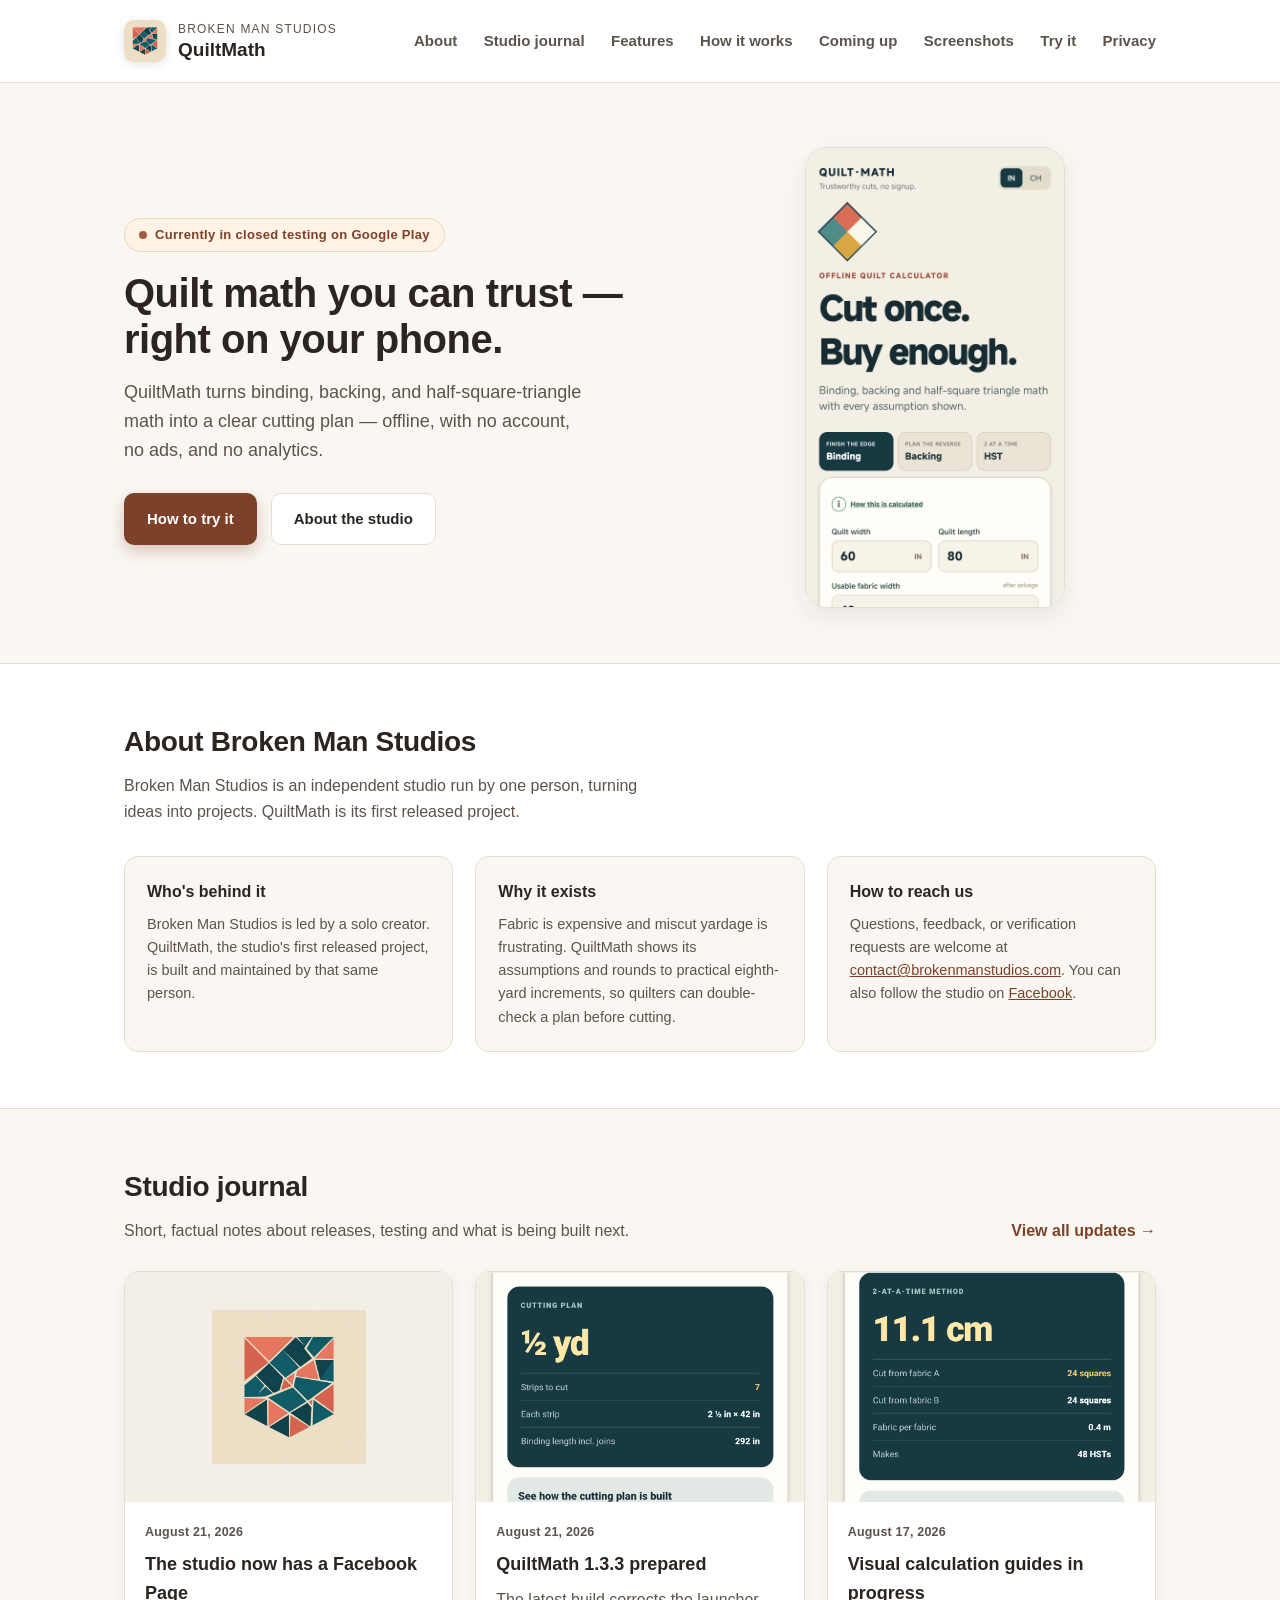
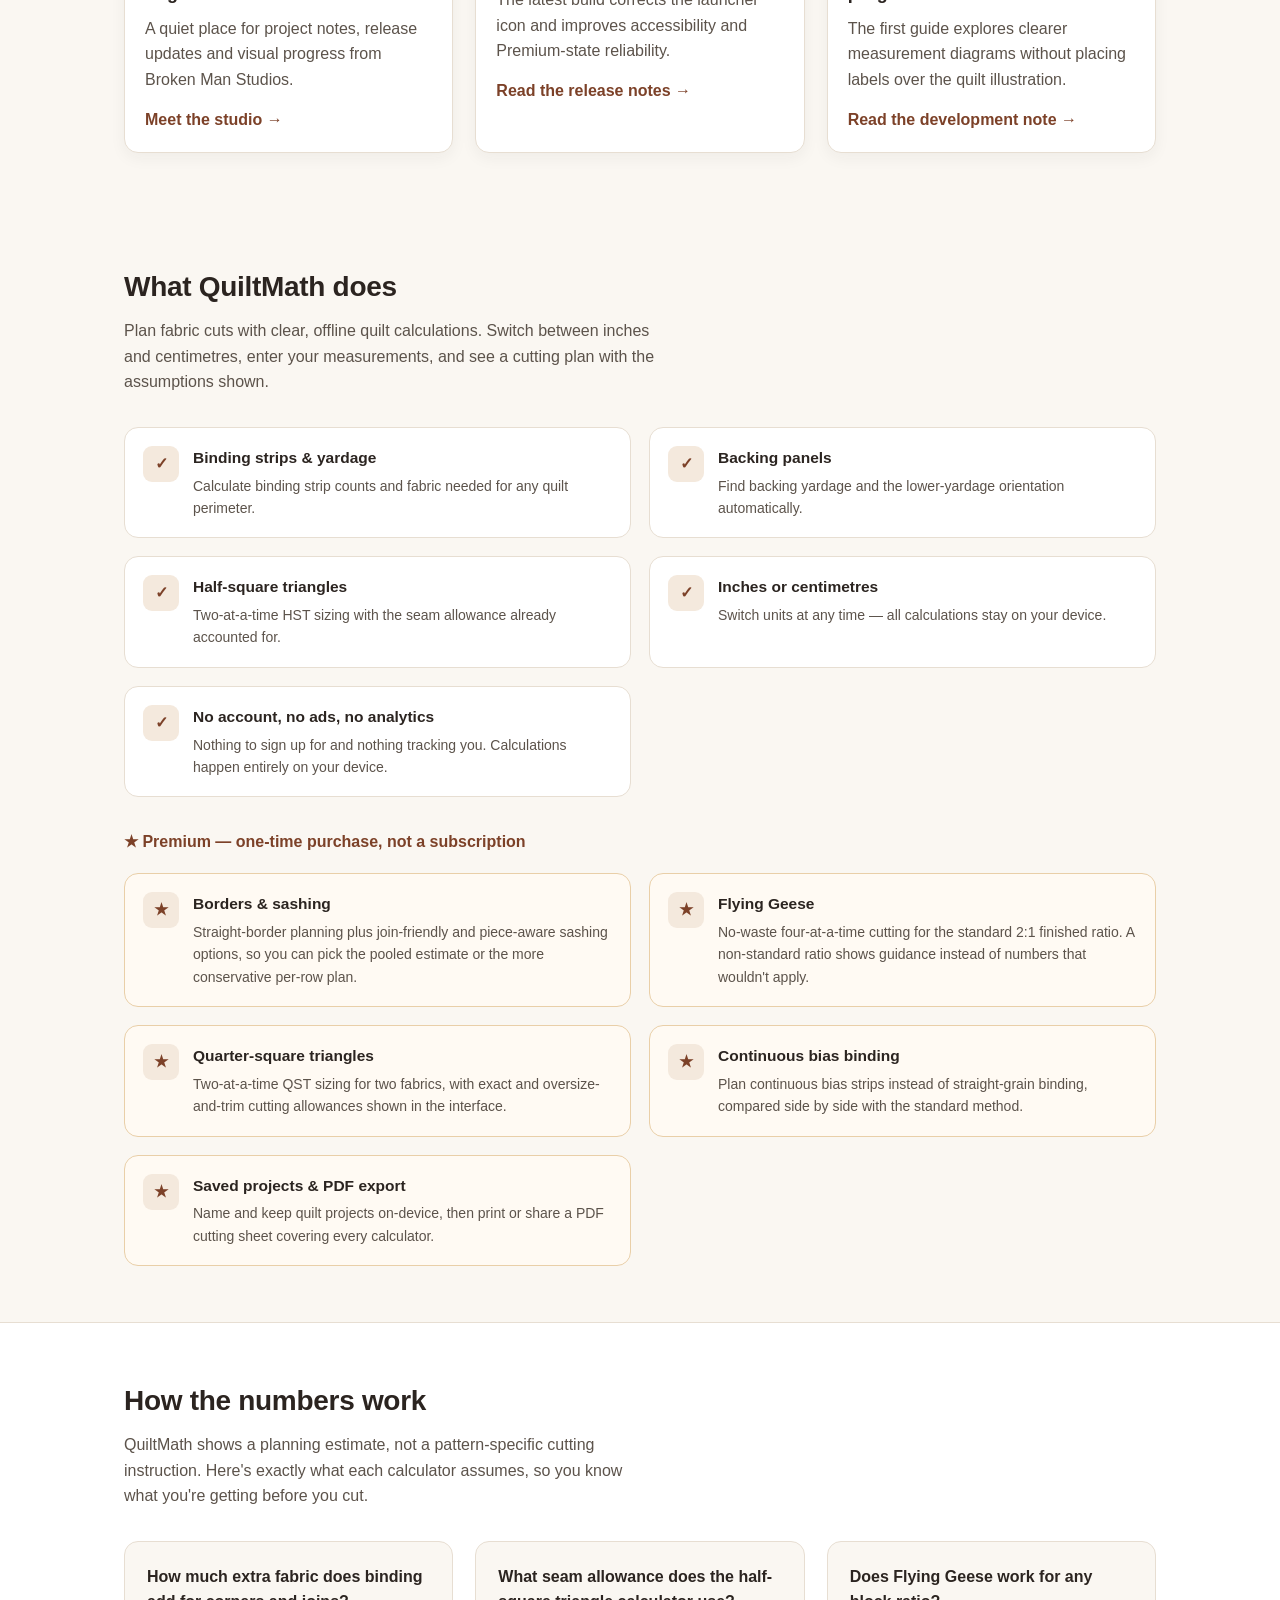
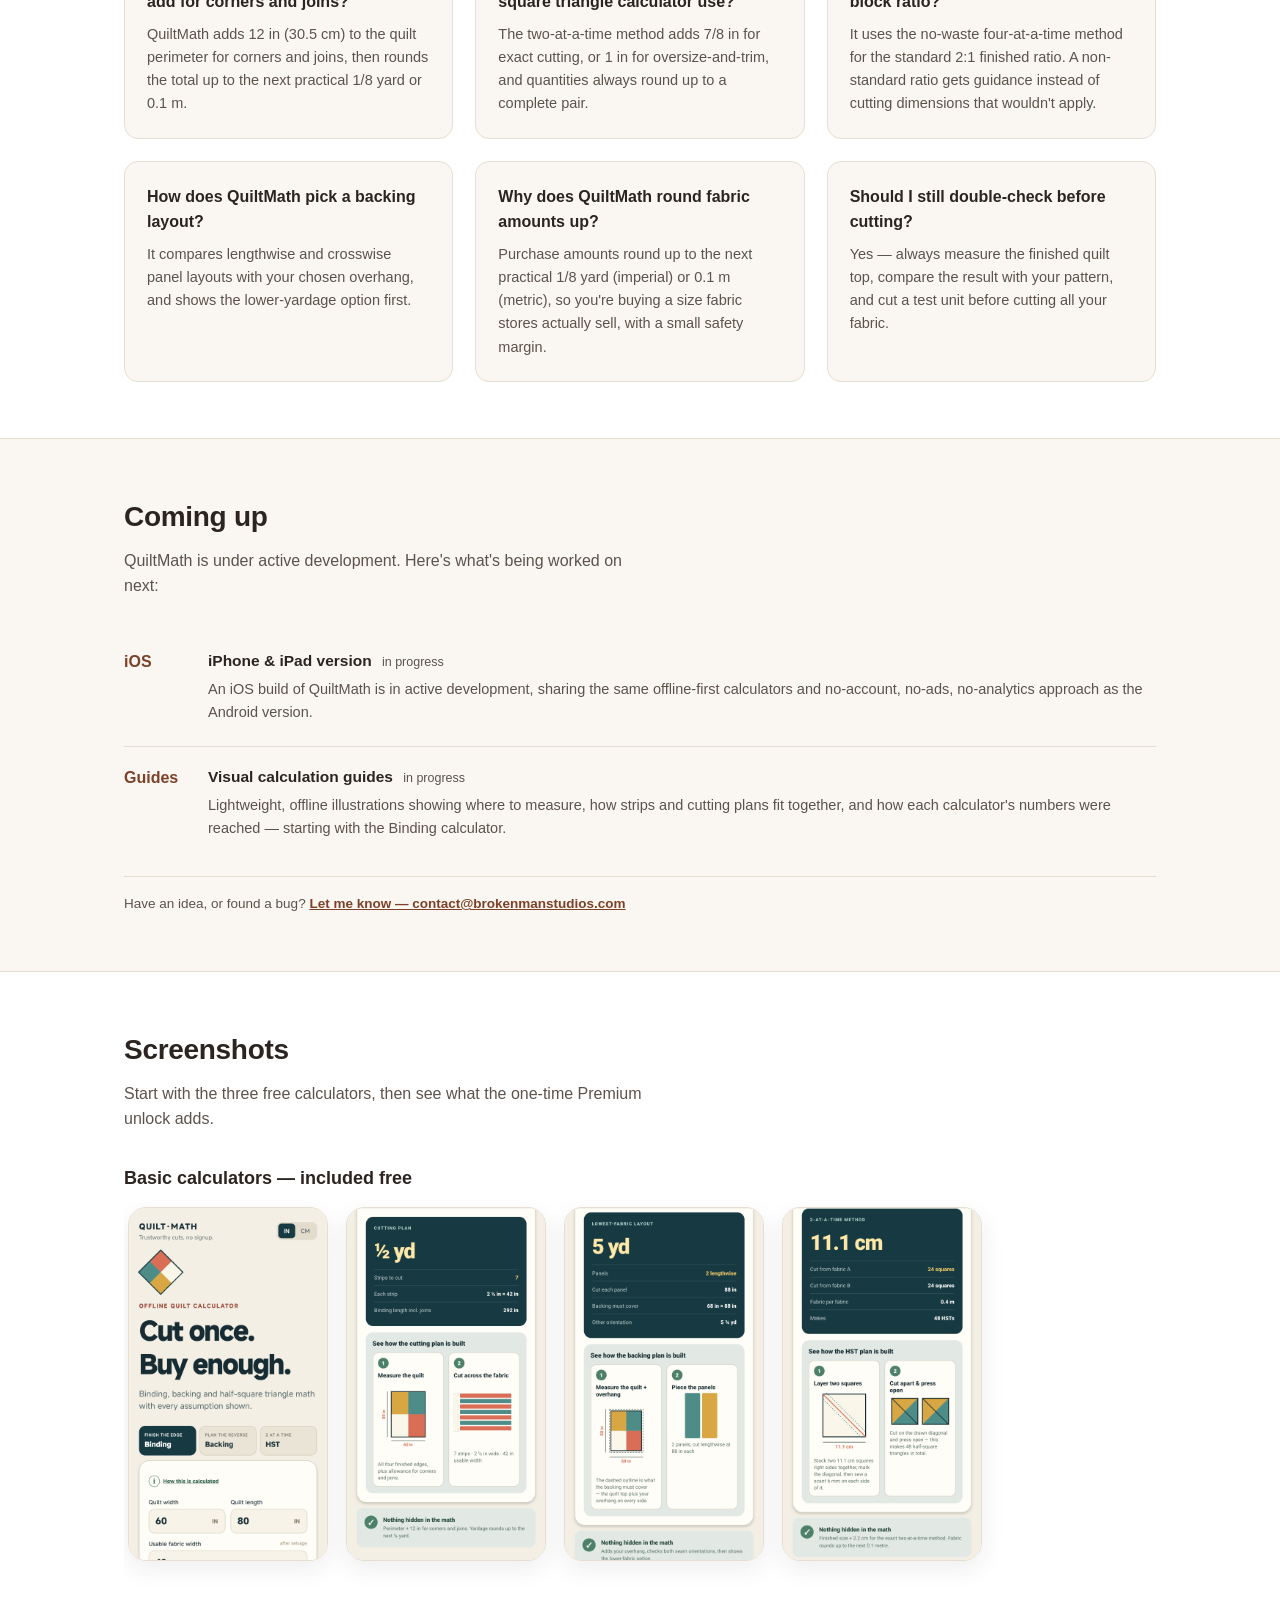
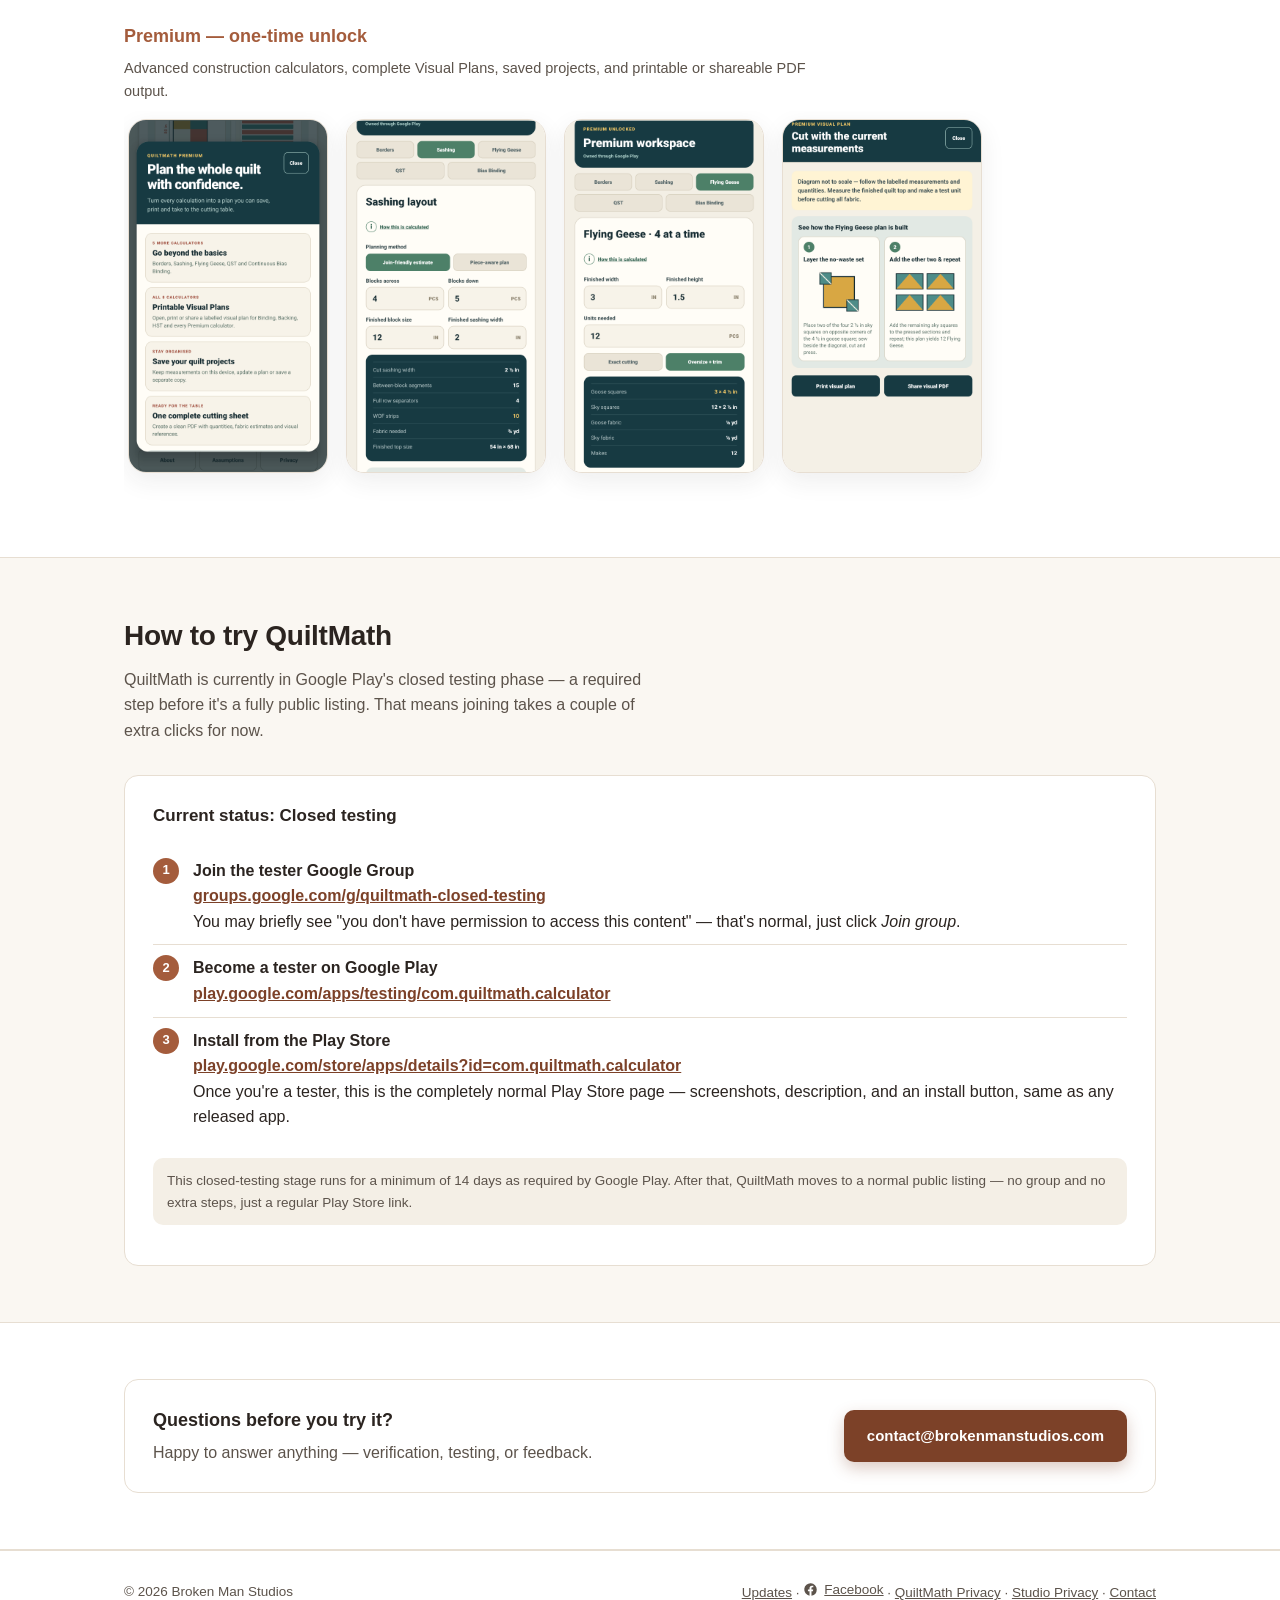
<file: index.html>
<!DOCTYPE html>
<html lang="en">
<head>
<meta charset="UTF-8" />
<meta name="viewport" content="width=device-width, initial-scale=1.0" />
<title>QuiltMath — Offline Quilting Calculator for Android</title>
<meta name="description" content="QuiltMath is an offline Android app for quilt math: binding, backing yardage, HSTs &amp; cut plans. No ads, no account. By Broken Man Studios." />
<link rel="canonical" href="https://brokenmanstudios.com/" />
<meta name="theme-color" content="#0f0f10" />

<link rel="icon" type="image/jpeg" href="assets/logo.jpg" />
<link rel="apple-touch-icon" href="assets/logo.png" />
<link rel="stylesheet" href="assets/style.css?v=6" />

<meta property="og:type" content="website" />
<meta property="og:site_name" content="Broken Man Studios" />
<meta property="og:title" content="QuiltMath — Offline Quilting Calculator for Android" />
<meta property="og:description" content="QuiltMath is an offline Android app for quilt math: binding, backing yardage, HSTs &amp; cut plans. No ads, no account." />
<meta property="og:url" content="https://brokenmanstudios.com/" />
<meta property="og:image" content="https://brokenmanstudios.com/assets/screenshots/01-basic-overview.png" />

<meta name="twitter:card" content="summary_large_image" />
<meta name="twitter:title" content="QuiltMath — Offline Quilting Calculator for Android" />
<meta name="twitter:description" content="QuiltMath is an offline Android app for quilt math: binding, backing yardage, HSTs &amp; cut plans. No ads, no account." />
<meta name="twitter:image" content="https://brokenmanstudios.com/assets/screenshots/01-basic-overview.png" />

<script type="application/ld+json">
{
  "@context": "https://schema.org",
  "@type": "MobileApplication",
  "name": "QuiltMath",
  "operatingSystem": "ANDROID",
  "applicationCategory": "UtilitiesApplication",
  "description": "QuiltMath is an offline Android app for quilt math: binding, backing yardage, HSTs & cut plans. No ads, no account.",
  "url": "https://brokenmanstudios.com/",
  "author": {
    "@type": "Organization",
    "name": "Broken Man Studios",
    "url": "https://brokenmanstudios.com/"
  },
  "offers": [
    {
      "@type": "Offer",
      "name": "QuiltMath (free)",
      "price": "0",
      "priceCurrency": "USD",
      "category": "free"
    },
    {
      "@type": "Offer",
      "name": "QuiltMath Premium (one-time unlock)",
      "price": "2.99",
      "priceCurrency": "EUR",
      "category": "paid",
      "description": "Optional one-time in-app purchase. Not a subscription. Unlocks borders & sashing, flying geese, quarter-square triangles, continuous bias binding, saved projects and printable PDF cutting sheets."
    }
  ]
}
</script>

<script type="application/ld+json">
{
  "@context": "https://schema.org",
  "@type": "FAQPage",
  "mainEntity": [
    {
      "@type": "Question",
      "name": "How much extra fabric does binding add for corners and joins?",
      "acceptedAnswer": {
        "@type": "Answer",
        "text": "QuiltMath adds 12 in (30.5 cm) to the quilt perimeter for corners and joins, then rounds the total up to the next practical 1/8 yard or 0.1 m."
      }
    },
    {
      "@type": "Question",
      "name": "What seam allowance does the half-square triangle calculator use?",
      "acceptedAnswer": {
        "@type": "Answer",
        "text": "The two-at-a-time method adds 7/8 in for exact cutting, or 1 in for oversize-and-trim, and quantities always round up to a complete pair."
      }
    },
    {
      "@type": "Question",
      "name": "Does Flying Geese work for any block ratio?",
      "acceptedAnswer": {
        "@type": "Answer",
        "text": "It uses the no-waste four-at-a-time method for the standard 2:1 finished ratio. A non-standard ratio gets guidance instead of cutting dimensions that wouldn't apply."
      }
    },
    {
      "@type": "Question",
      "name": "How does QuiltMath pick a backing layout?",
      "acceptedAnswer": {
        "@type": "Answer",
        "text": "It compares lengthwise and crosswise panel layouts with your chosen overhang, and shows the lower-yardage option first."
      }
    },
    {
      "@type": "Question",
      "name": "Why does QuiltMath round fabric amounts up?",
      "acceptedAnswer": {
        "@type": "Answer",
        "text": "Purchase amounts round up to the next practical 1/8 yard (imperial) or 0.1 m (metric), so you're buying a size fabric stores actually sell, with a small safety margin."
      }
    },
    {
      "@type": "Question",
      "name": "Should I still double-check before cutting?",
      "acceptedAnswer": {
        "@type": "Answer",
        "text": "Yes — always measure the finished quilt top, compare the result with your pattern, and cut a test unit before cutting all your fabric."
      }
    }
  ]
}
</script>
</head>
<body>

<header class="site">
  <div class="wrap">
    <a href="/" class="brand">
      <img src="assets/logo.jpg" alt="Broken Man Studios logo" class="brand-mark" />
      <span class="brand-text">
        <span class="studio">Broken Man Studios</span>
        <span class="app">QuiltMath</span>
      </span>
    </a>
    <nav class="site">
      <a href="#about">About</a>
      <a href="#studio-updates">Studio journal</a>
      <a href="#features">Features</a>
      <a href="#how-it-works">How it works</a>
      <a href="#coming-up">Coming up</a>
      <a href="#screenshots">Screenshots</a>
      <a href="#try-it">Try it</a>
      <a href="/privacy.html">Privacy</a>
    </nav>
  </div>
</header>

<main>

<section class="hero">
  <div class="wrap">
    <div class="hero-copy">
      <span class="status-pill"><span class="dot"></span> Currently in closed testing on Google Play</span>
      <h1>Quilt math you can trust — right on your phone.</h1>
      <p class="lead">QuiltMath turns binding, backing, and half-square-triangle math into a clear cutting plan — offline, with no account, no ads, and no analytics.</p>
      <div class="cta-row">
        <a href="#try-it" class="btn btn-primary">How to try it</a>
        <a href="#about" class="btn btn-secondary">About the studio</a>
      </div>
    </div>
    <div class="hero-shot">
      <picture>
        <img src="assets/screenshots/01-basic-overview.png" alt="QuiltMath opening screen with the free Binding, Backing and HST calculators" width="1080" height="1920" />
      </picture>
    </div>
  </div>
</section>

<section id="about" class="alt">
  <div class="wrap">
    <h2>About Broken Man Studios</h2>
    <p class="section-lead">Broken Man Studios is an independent studio run by one person, turning ideas into projects. QuiltMath is its first released project.</p>
    <div class="about-grid">
      <div class="about-card">
        <h3>Who's behind it</h3>
        <p>Broken Man Studios is led by a solo creator. QuiltMath, the studio's first released project, is built and maintained by that same person.</p>
      </div>
      <div class="about-card">
        <h3>Why it exists</h3>
        <p>Fabric is expensive and miscut yardage is frustrating. QuiltMath shows its assumptions and rounds to practical eighth-yard increments, so quilters can double-check a plan before cutting.</p>
      </div>
      <div class="about-card">
        <h3>How to reach us</h3>
        <p>Questions, feedback, or verification requests are welcome at <a href="mailto:contact@brokenmanstudios.com">contact@brokenmanstudios.com</a>. You can also follow the studio on <a href="https://www.facebook.com/brokenmanstudios.dev" target="_blank" rel="noopener">Facebook</a>.</p>
      </div>
    </div>
  </div>
</section>

<section id="studio-updates">
  <div class="wrap">
    <div class="section-heading-row">
      <div>
        <h2>Studio journal</h2>
        <p class="section-lead">Short, factual notes about releases, testing and what is being built next.</p>
      </div>
      <a href="/updates.html" class="text-link">View all updates →</a>
    </div>
    <div class="journal-grid">
      <article class="journal-card">
        <img src="assets/logo.webp" alt="Broken Man Studios logo" width="512" height="512" loading="lazy" />
        <div class="journal-card-copy">
          <time datetime="2026-08-21">August 21, 2026</time>
          <h3>The studio now has a Facebook Page</h3>
          <p>A quiet place for project notes, release updates and visual progress from Broken Man Studios.</p>
          <a href="/updates/about-broken-man-studios.html">Meet the studio →</a>
        </div>
      </article>
      <article class="journal-card">
        <picture>
          <img src="assets/screenshots/02-basic-binding-guide.png" alt="QuiltMath Binding calculator and visual guide" width="1080" height="1920" loading="lazy" />
        </picture>
        <div class="journal-card-copy">
          <time datetime="2026-08-21">August 21, 2026</time>
          <h3>QuiltMath 1.3.3 prepared</h3>
          <p>The latest build corrects the launcher icon and improves accessibility and Premium-state reliability.</p>
          <a href="/updates/quiltmath-1-3-3.html">Read the release notes →</a>
        </div>
      </article>
      <article class="journal-card">
        <picture>
          <img src="assets/screenshots/04-basic-hst-metric-guide.png" alt="QuiltMath metric half-square triangle calculator and visual guide" width="1080" height="1920" loading="lazy" />
        </picture>
        <div class="journal-card-copy">
          <time datetime="2026-08-17">August 17, 2026</time>
          <h3>Visual calculation guides in progress</h3>
          <p>The first guide explores clearer measurement diagrams without placing labels over the quilt illustration.</p>
          <a href="/updates/visual-calculation-guides.html">Read the development note →</a>
        </div>
      </article>
    </div>
  </div>
</section>

<section id="features">
  <div class="wrap">
    <h2>What QuiltMath does</h2>
    <p class="section-lead">Plan fabric cuts with clear, offline quilt calculations. Switch between inches and centimetres, enter your measurements, and see a cutting plan with the assumptions shown.</p>
    <div class="feature-grid">
      <div class="feature">
        <span class="icon">✓</span>
        <div>
          <h3>Binding strips &amp; yardage</h3>
          <p>Calculate binding strip counts and fabric needed for any quilt perimeter.</p>
        </div>
      </div>
      <div class="feature">
        <span class="icon">✓</span>
        <div>
          <h3>Backing panels</h3>
          <p>Find backing yardage and the lower-yardage orientation automatically.</p>
        </div>
      </div>
      <div class="feature">
        <span class="icon">✓</span>
        <div>
          <h3>Half-square triangles</h3>
          <p>Two-at-a-time HST sizing with the seam allowance already accounted for.</p>
        </div>
      </div>
      <div class="feature">
        <span class="icon">✓</span>
        <div>
          <h3>Inches or centimetres</h3>
          <p>Switch units at any time — all calculations stay on your device.</p>
        </div>
      </div>
      <div class="feature">
        <span class="icon">✓</span>
        <div>
          <h3>No account, no ads, no analytics</h3>
          <p>Nothing to sign up for and nothing tracking you. Calculations happen entirely on your device.</p>
        </div>
      </div>
    </div>

    <h3 class="premium-heading">★ Premium — one-time purchase, not a subscription</h3>
    <div class="feature-grid">
      <div class="feature premium">
        <span class="icon">★</span>
        <div>
          <h3>Borders &amp; sashing</h3>
          <p>Straight-border planning plus join-friendly and piece-aware sashing options, so you can pick the pooled estimate or the more conservative per-row plan.</p>
        </div>
      </div>
      <div class="feature premium">
        <span class="icon">★</span>
        <div>
          <h3>Flying Geese</h3>
          <p>No-waste four-at-a-time cutting for the standard 2:1 finished ratio. A non-standard ratio shows guidance instead of numbers that wouldn't apply.</p>
        </div>
      </div>
      <div class="feature premium">
        <span class="icon">★</span>
        <div>
          <h3>Quarter-square triangles</h3>
          <p>Two-at-a-time QST sizing for two fabrics, with exact and oversize-and-trim cutting allowances shown in the interface.</p>
        </div>
      </div>
      <div class="feature premium">
        <span class="icon">★</span>
        <div>
          <h3>Continuous bias binding</h3>
          <p>Plan continuous bias strips instead of straight-grain binding, compared side by side with the standard method.</p>
        </div>
      </div>
      <div class="feature premium">
        <span class="icon">★</span>
        <div>
          <h3>Saved projects &amp; PDF export</h3>
          <p>Name and keep quilt projects on-device, then print or share a PDF cutting sheet covering every calculator.</p>
        </div>
      </div>
    </div>
  </div>
</section>

<section id="how-it-works" class="alt">
  <div class="wrap">
    <h2>How the numbers work</h2>
    <p class="section-lead">QuiltMath shows a planning estimate, not a pattern-specific cutting instruction. Here's exactly what each calculator assumes, so you know what you're getting before you cut.</p>
    <div class="about-grid faq-grid">
      <div class="about-card">
        <h3>How much extra fabric does binding add for corners and joins?</h3>
        <p>QuiltMath adds 12 in (30.5 cm) to the quilt perimeter for corners and joins, then rounds the total up to the next practical 1/8 yard or 0.1 m.</p>
      </div>
      <div class="about-card">
        <h3>What seam allowance does the half-square triangle calculator use?</h3>
        <p>The two-at-a-time method adds 7/8 in for exact cutting, or 1 in for oversize-and-trim, and quantities always round up to a complete pair.</p>
      </div>
      <div class="about-card">
        <h3>Does Flying Geese work for any block ratio?</h3>
        <p>It uses the no-waste four-at-a-time method for the standard 2:1 finished ratio. A non-standard ratio gets guidance instead of cutting dimensions that wouldn't apply.</p>
      </div>
      <div class="about-card">
        <h3>How does QuiltMath pick a backing layout?</h3>
        <p>It compares lengthwise and crosswise panel layouts with your chosen overhang, and shows the lower-yardage option first.</p>
      </div>
      <div class="about-card">
        <h3>Why does QuiltMath round fabric amounts up?</h3>
        <p>Purchase amounts round up to the next practical 1/8 yard (imperial) or 0.1 m (metric), so you're buying a size fabric stores actually sell, with a small safety margin.</p>
      </div>
      <div class="about-card">
        <h3>Should I still double-check before cutting?</h3>
        <p>Yes — always measure the finished quilt top, compare the result with your pattern, and cut a test unit before cutting all your fabric.</p>
      </div>
    </div>
  </div>
</section>

<section id="coming-up">
  <div class="wrap">
    <h2>Coming up</h2>
    <p class="section-lead">QuiltMath is under active development. Here's what's being worked on next:</p>
    <div class="changelog">
      <div class="changelog-item">
        <span class="changelog-version">iOS</span>
        <div>
          <h3>iPhone &amp; iPad version <span class="changelog-date">in progress</span></h3>
          <p>An iOS build of QuiltMath is in active development, sharing the same offline-first calculators and no-account, no-ads, no-analytics approach as the Android version.</p>
        </div>
      </div>
      <div class="changelog-item">
        <span class="changelog-version">Guides</span>
        <div>
          <h3>Visual calculation guides <span class="changelog-date">in progress</span></h3>
          <p>Lightweight, offline illustrations showing where to measure, how strips and cutting plans fit together, and how each calculator's numbers were reached — starting with the Binding calculator.</p>
        </div>
      </div>
    </div>
    <p class="coming-up-cta">Have an idea, or found a bug? <a href="mailto:contact@brokenmanstudios.com">Let me know — contact@brokenmanstudios.com</a></p>
  </div>
</section>

<section id="screenshots" class="alt">
  <div class="wrap">
    <h2>Screenshots</h2>
    <p class="section-lead">Start with the three free calculators, then see what the one-time Premium unlock adds.</p>
    <h3 class="screenshot-group-title">Basic calculators — included free</h3>
    <div class="shot-scroll">
      <picture>
        <img src="assets/screenshots/01-basic-overview.png" alt="QuiltMath opening screen with Binding, Backing and HST" width="1080" height="1920" loading="lazy" />
      </picture>
      <picture>
        <img src="assets/screenshots/02-basic-binding-guide.png" alt="Free Binding calculator with result and visual guide" width="1080" height="1920" loading="lazy" />
      </picture>
      <picture>
        <img src="assets/screenshots/03-basic-backing-guide.png" alt="Free Backing calculator with result and visual guide" width="1080" height="1920" loading="lazy" />
      </picture>
      <picture>
        <img src="assets/screenshots/04-basic-hst-metric-guide.png" alt="Free HST calculator in metric units with visual guide" width="1080" height="1920" loading="lazy" />
      </picture>
    </div>
    <h3 class="screenshot-group-title premium-screenshot-title">Premium — one-time unlock</h3>
    <p class="screenshot-group-copy">Advanced construction calculators, complete Visual Plans, saved projects, and printable or shareable PDF output.</p>
    <div class="shot-scroll">
      <picture>
        <img src="assets/screenshots/05-premium-overview.png" alt="QuiltMath Premium one-time purchase overview" width="1080" height="1920" loading="lazy" />
      </picture>
      <picture>
        <img src="assets/screenshots/06-premium-sashing.png" alt="Premium Sashing calculator with planning method options" width="1080" height="1920" loading="lazy" />
      </picture>
      <picture>
        <img src="assets/screenshots/07-premium-flying-geese.png" alt="Premium Flying Geese calculator and visual guide" width="1080" height="1920" loading="lazy" />
      </picture>
      <picture>
        <img src="assets/screenshots/08-premium-visual-plan.png" alt="Premium full-screen Visual Plan with Print and Share PDF actions" width="1080" height="1920" loading="lazy" />
      </picture>
    </div>
  </div>
</section>

<section id="try-it">
  <div class="wrap">
    <h2>How to try QuiltMath</h2>
    <p class="section-lead">QuiltMath is currently in Google Play's closed testing phase — a required step before it's a fully public listing. That means joining takes a couple of extra clicks for now.</p>
    <div class="status-box">
      <h3>Current status: Closed testing</h3>
      <ol class="status-steps">
        <li>
          <div>
            <strong>Join the tester Google Group</strong><br />
            <a href="https://groups.google.com/g/quiltmath-closed-testing" target="_blank" rel="noopener">groups.google.com/g/quiltmath-closed-testing</a><br />
            You may briefly see "you don't have permission to access this content" — that's normal, just click <em>Join group</em>.
          </div>
        </li>
        <li>
          <div>
            <strong>Become a tester on Google Play</strong><br />
            <a href="https://play.google.com/apps/testing/com.quiltmath.calculator" target="_blank" rel="noopener">play.google.com/apps/testing/com.quiltmath.calculator</a>
          </div>
        </li>
        <li>
          <div>
            <strong>Install from the Play Store</strong><br />
            <a href="https://play.google.com/store/apps/details?id=com.quiltmath.calculator" target="_blank" rel="noopener">play.google.com/store/apps/details?id=com.quiltmath.calculator</a><br />
            Once you're a tester, this is the completely normal Play Store page — screenshots, description, and an install button, same as any released app.
          </div>
        </li>
      </ol>
      <p class="note">This closed-testing stage runs for a minimum of 14 days as required by Google Play. After that, QuiltMath moves to a normal public listing — no group and no extra steps, just a regular Play Store link.</p>
    </div>
  </div>
</section>

<section class="alt">
  <div class="wrap">
    <div class="contact-box">
      <div>
        <h3>Questions before you try it?</h3>
        <p>Happy to answer anything — verification, testing, or feedback.</p>
      </div>
      <a href="mailto:contact@brokenmanstudios.com" class="btn btn-primary">contact@brokenmanstudios.com</a>
    </div>
  </div>
</section>

</main>

<footer class="site">
  <div class="wrap">
    <span>© 2026 Broken Man Studios</span>
    <span><a href="/updates.html">Updates</a> · <a class="social-link" href="https://www.facebook.com/brokenmanstudios.dev" target="_blank" rel="noopener">Facebook</a> · <a href="/privacy.html">QuiltMath Privacy</a> · <a href="/studio-privacy.html">Studio Privacy</a> · <a href="mailto:contact@brokenmanstudios.com">Contact</a></span>
  </div>
</footer>

</body>
</html>
</file>
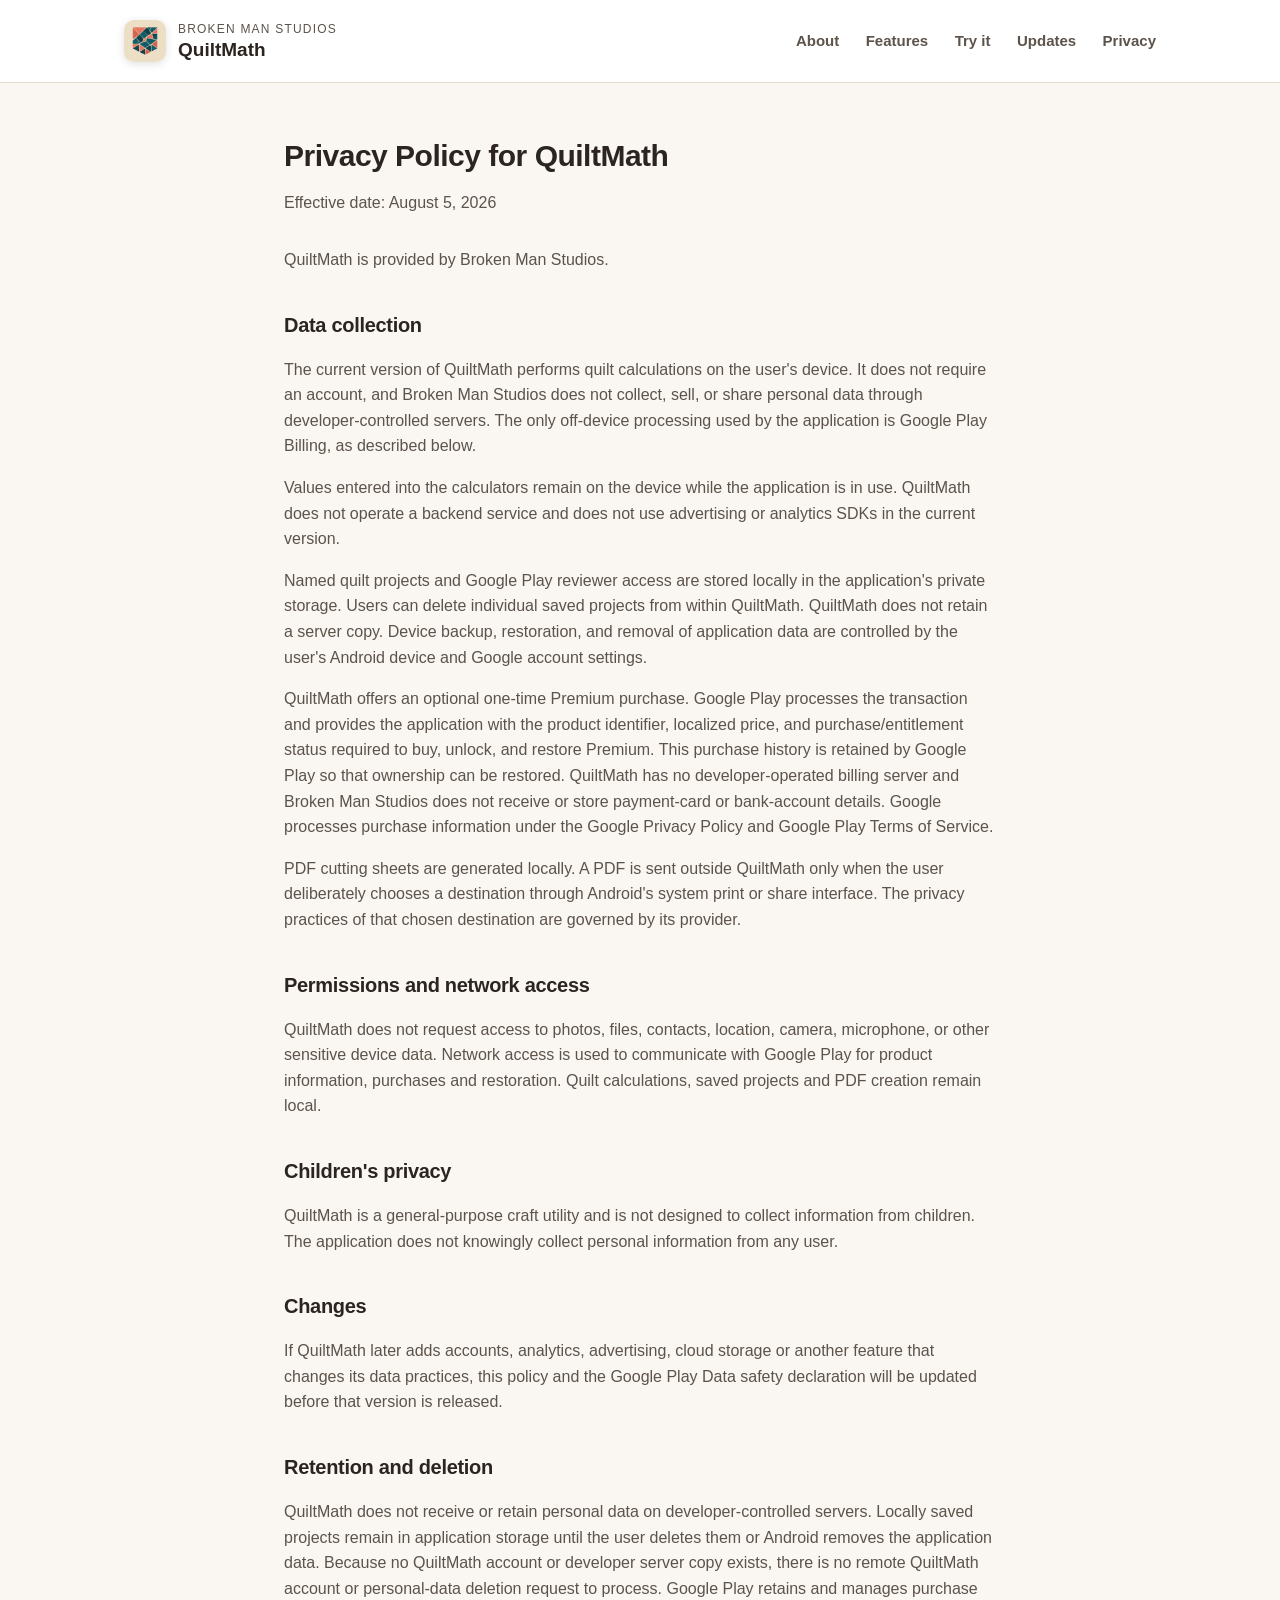
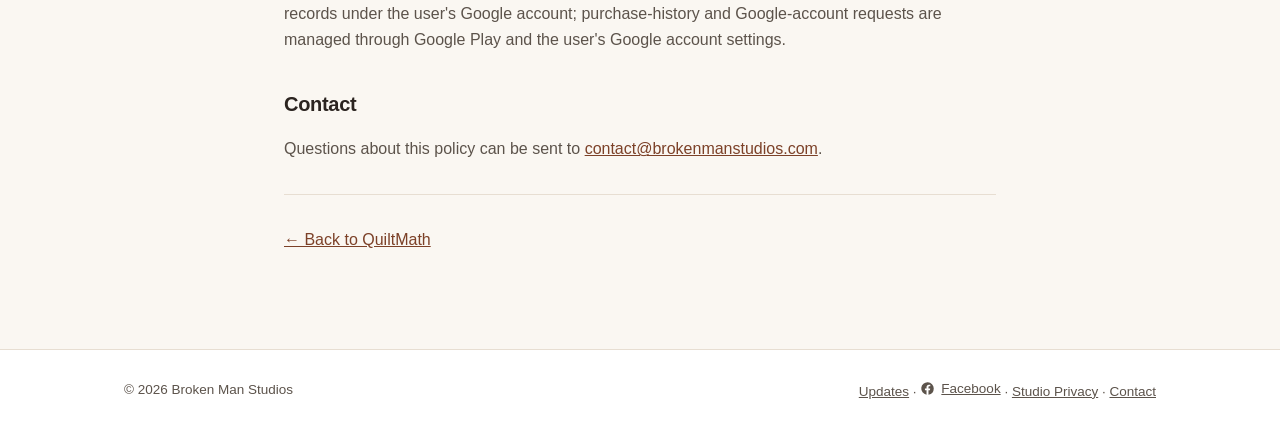
<file: privacy.html>
<!DOCTYPE html>
<html lang="en">
<head>
<meta charset="UTF-8" />
<meta name="viewport" content="width=device-width, initial-scale=1.0" />
<title>Privacy Policy — QuiltMath</title>
<meta name="description" content="Privacy Policy for QuiltMath: 100% offline quilting calculator by Broken Man Studios. No tracking, no ads, no account required." />
<link rel="canonical" href="https://brokenmanstudios.com/privacy.html" />
<meta name="theme-color" content="#0f0f10" />

<meta property="og:type" content="article" />
<meta property="og:site_name" content="Broken Man Studios" />
<meta property="og:title" content="Privacy Policy — QuiltMath" />
<meta property="og:description" content="Privacy Policy for QuiltMath: 100% offline quilting calculator by Broken Man Studios. No tracking, no ads, no account required." />
<meta property="og:url" content="https://brokenmanstudios.com/privacy.html" />

<meta name="twitter:card" content="summary" />
<meta name="twitter:title" content="Privacy Policy — QuiltMath" />
<meta name="twitter:description" content="Privacy Policy for QuiltMath: 100% offline quilting calculator by Broken Man Studios. No tracking, no ads, no account required." />

<link rel="icon" type="image/jpeg" href="assets/logo.jpg" />
<link rel="apple-touch-icon" href="assets/logo.png" />
<link rel="stylesheet" href="assets/style.css?v=6" />
</head>
<body>

<header class="site">
  <div class="wrap">
    <a href="/" class="brand">
      <img src="assets/logo.jpg" alt="Broken Man Studios logo" class="brand-mark" />
      <span class="brand-text">
        <span class="studio">Broken Man Studios</span>
        <span class="app">QuiltMath</span>
      </span>
    </a>
    <nav class="site">
      <a href="/#about">About</a>
      <a href="/#features">Features</a>
      <a href="/#try-it">Try it</a>
      <a href="/updates.html">Updates</a>
      <a href="/privacy.html">Privacy</a>
    </nav>
  </div>
</header>

<main>
<article class="policy">
  <h1>Privacy Policy for QuiltMath</h1>
  <p class="effective">Effective date: August 5, 2026</p>

  <p>QuiltMath is provided by Broken Man Studios.</p>

  <h2>Data collection</h2>
  <p>The current version of QuiltMath performs quilt calculations on the user's device. It does not require an account, and Broken Man Studios does not collect, sell, or share personal data through developer-controlled servers. The only off-device processing used by the application is Google Play Billing, as described below.</p>
  <p>Values entered into the calculators remain on the device while the application is in use. QuiltMath does not operate a backend service and does not use advertising or analytics SDKs in the current version.</p>
  <p>Named quilt projects and Google Play reviewer access are stored locally in the application's private storage. Users can delete individual saved projects from within QuiltMath. QuiltMath does not retain a server copy. Device backup, restoration, and removal of application data are controlled by the user's Android device and Google account settings.</p>
  <p>QuiltMath offers an optional one-time Premium purchase. Google Play processes the transaction and provides the application with the product identifier, localized price, and purchase/entitlement status required to buy, unlock, and restore Premium. This purchase history is retained by Google Play so that ownership can be restored. QuiltMath has no developer-operated billing server and Broken Man Studios does not receive or store payment-card or bank-account details. Google processes purchase information under the Google Privacy Policy and Google Play Terms of Service.</p>
  <p>PDF cutting sheets are generated locally. A PDF is sent outside QuiltMath only when the user deliberately chooses a destination through Android's system print or share interface. The privacy practices of that chosen destination are governed by its provider.</p>

  <h2>Permissions and network access</h2>
  <p>QuiltMath does not request access to photos, files, contacts, location, camera, microphone, or other sensitive device data. Network access is used to communicate with Google Play for product information, purchases and restoration. Quilt calculations, saved projects and PDF creation remain local.</p>

  <h2>Children's privacy</h2>
  <p>QuiltMath is a general-purpose craft utility and is not designed to collect information from children. The application does not knowingly collect personal information from any user.</p>

  <h2>Changes</h2>
  <p>If QuiltMath later adds accounts, analytics, advertising, cloud storage or another feature that changes its data practices, this policy and the Google Play Data safety declaration will be updated before that version is released.</p>

  <h2>Retention and deletion</h2>
  <p>QuiltMath does not receive or retain personal data on developer-controlled servers. Locally saved projects remain in application storage until the user deletes them or Android removes the application data. Because no QuiltMath account or developer server copy exists, there is no remote QuiltMath account or personal-data deletion request to process. Google Play retains and manages purchase records under the user's Google account; purchase-history and Google-account requests are managed through Google Play and the user's Google account settings.</p>

  <h2>Contact</h2>
  <p>Questions about this policy can be sent to <a href="mailto:contact@brokenmanstudios.com">contact@brokenmanstudios.com</a>.</p>

  <hr />
  <p><a href="/">← Back to QuiltMath</a></p>
</article>
</main>

<footer class="site">
  <div class="wrap">
    <span>© 2026 Broken Man Studios</span>
    <span><a href="/updates.html">Updates</a> · <a class="social-link" href="https://www.facebook.com/brokenmanstudios.dev" target="_blank" rel="noopener">Facebook</a> · <a href="/studio-privacy.html">Studio Privacy</a> · <a href="mailto:contact@brokenmanstudios.com">Contact</a></span>
  </div>
</footer>

</body>
</html>
</file>
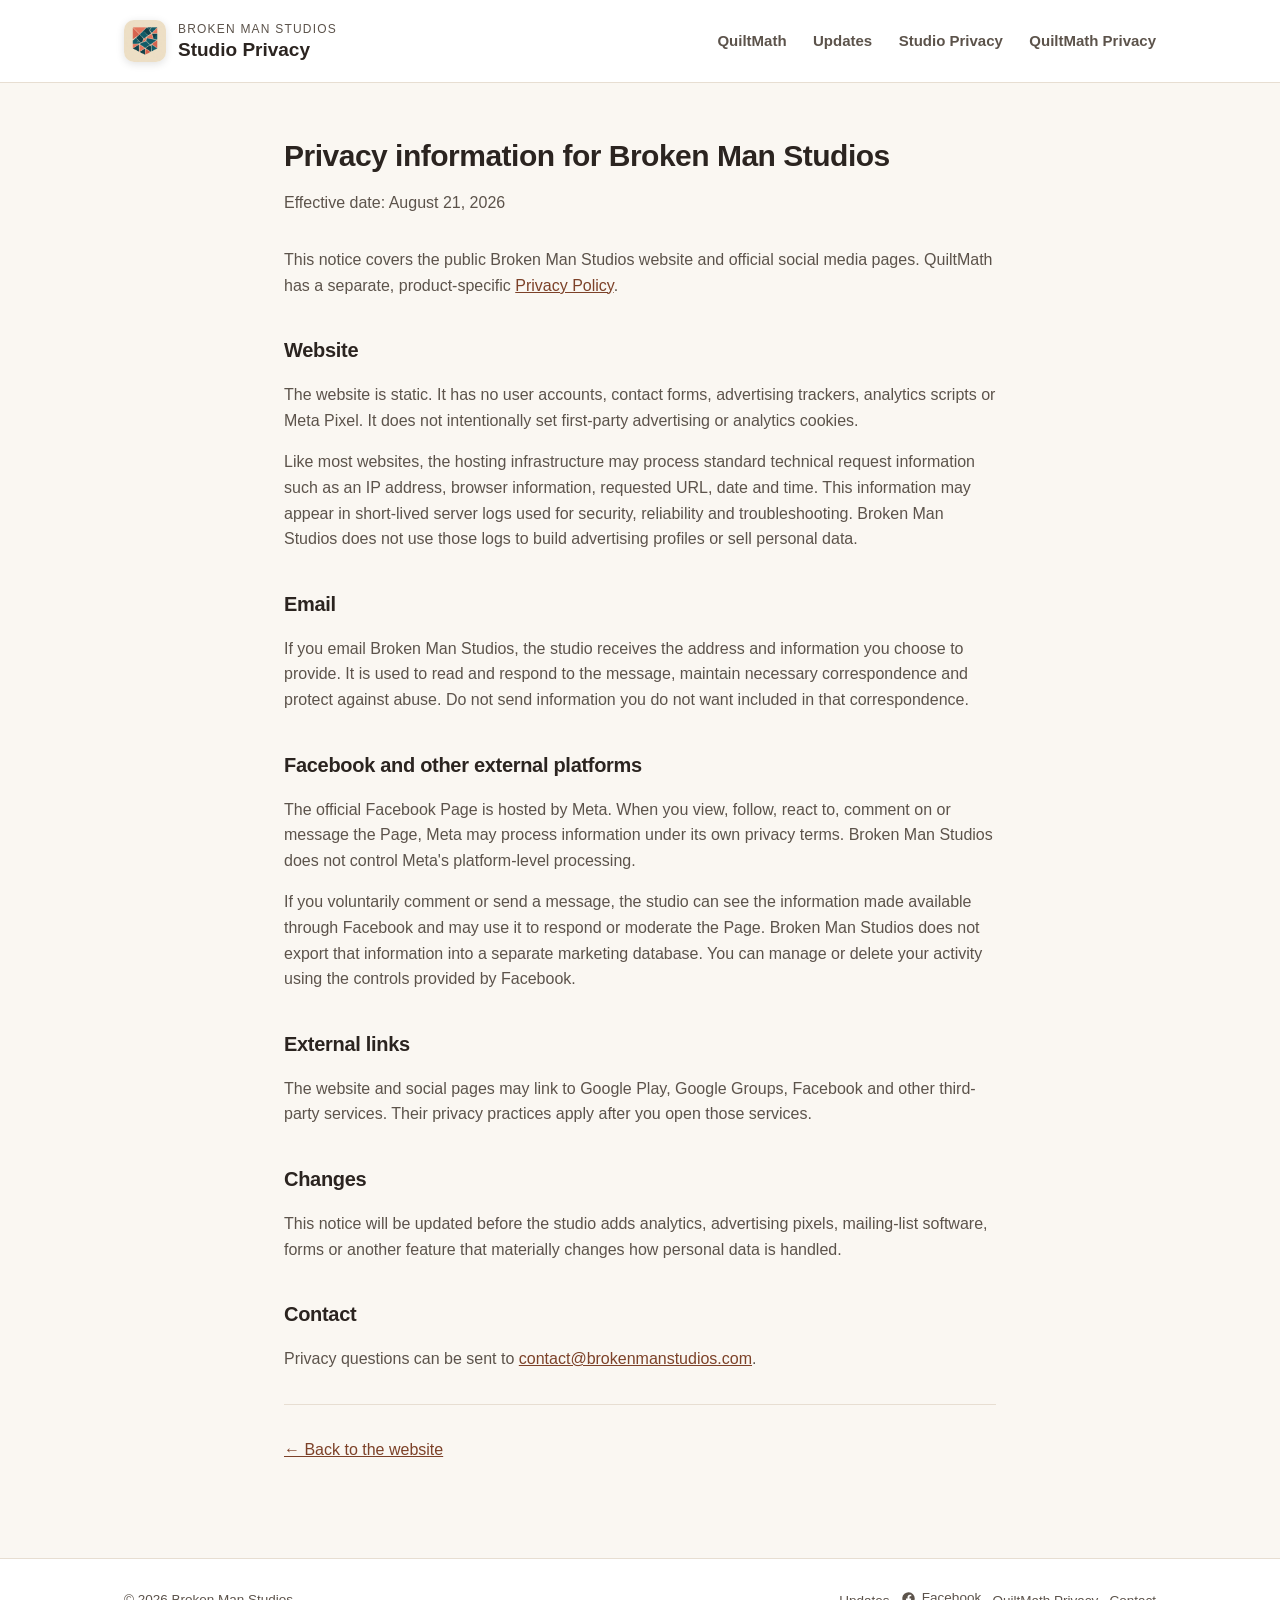
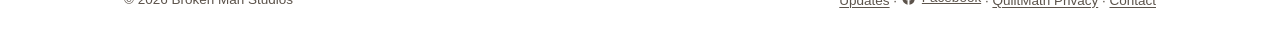
<file: studio-privacy.html>
<!DOCTYPE html>
<html lang="en">
<head>
<meta charset="UTF-8" />
<meta name="viewport" content="width=device-width, initial-scale=1.0" />
<title>Studio Privacy — Broken Man Studios</title>
<meta name="description" content="Privacy information for the Broken Man Studios website and official social media pages." />
<link rel="canonical" href="https://brokenmanstudios.com/studio-privacy.html" />
<meta name="theme-color" content="#0f0f10" />
<meta property="og:type" content="article" />
<meta property="og:site_name" content="Broken Man Studios" />
<meta property="og:title" content="Studio Privacy — Broken Man Studios" />
<meta property="og:description" content="Privacy information for the Broken Man Studios website and official social media pages." />
<meta property="og:url" content="https://brokenmanstudios.com/studio-privacy.html" />
<meta name="twitter:card" content="summary" />
<link rel="icon" type="image/jpeg" href="assets/logo.jpg" />
<link rel="apple-touch-icon" href="assets/logo.png" />
<link rel="stylesheet" href="assets/style.css?v=6" />
</head>
<body>

<header class="site">
  <div class="wrap">
    <a href="/" class="brand">
      <img src="assets/logo.jpg" alt="Broken Man Studios logo" class="brand-mark" />
      <span class="brand-text"><span class="studio">Broken Man Studios</span><span class="app">Studio Privacy</span></span>
    </a>
    <nav class="site">
      <a href="/">QuiltMath</a>
      <a href="/updates.html">Updates</a>
      <a href="/studio-privacy.html">Studio Privacy</a>
      <a href="/privacy.html">QuiltMath Privacy</a>
    </nav>
  </div>
</header>

<main>
<article class="policy">
  <h1>Privacy information for Broken Man Studios</h1>
  <p class="effective">Effective date: August 21, 2026</p>

  <p>This notice covers the public Broken Man Studios website and official social media pages. QuiltMath has a separate, product-specific <a href="/privacy.html">Privacy Policy</a>.</p>

  <h2>Website</h2>
  <p>The website is static. It has no user accounts, contact forms, advertising trackers, analytics scripts or Meta Pixel. It does not intentionally set first-party advertising or analytics cookies.</p>
  <p>Like most websites, the hosting infrastructure may process standard technical request information such as an IP address, browser information, requested URL, date and time. This information may appear in short-lived server logs used for security, reliability and troubleshooting. Broken Man Studios does not use those logs to build advertising profiles or sell personal data.</p>

  <h2>Email</h2>
  <p>If you email Broken Man Studios, the studio receives the address and information you choose to provide. It is used to read and respond to the message, maintain necessary correspondence and protect against abuse. Do not send information you do not want included in that correspondence.</p>

  <h2>Facebook and other external platforms</h2>
  <p>The official Facebook Page is hosted by Meta. When you view, follow, react to, comment on or message the Page, Meta may process information under its own privacy terms. Broken Man Studios does not control Meta's platform-level processing.</p>
  <p>If you voluntarily comment or send a message, the studio can see the information made available through Facebook and may use it to respond or moderate the Page. Broken Man Studios does not export that information into a separate marketing database. You can manage or delete your activity using the controls provided by Facebook.</p>

  <h2>External links</h2>
  <p>The website and social pages may link to Google Play, Google Groups, Facebook and other third-party services. Their privacy practices apply after you open those services.</p>

  <h2>Changes</h2>
  <p>This notice will be updated before the studio adds analytics, advertising pixels, mailing-list software, forms or another feature that materially changes how personal data is handled.</p>

  <h2>Contact</h2>
  <p>Privacy questions can be sent to <a href="mailto:contact@brokenmanstudios.com">contact@brokenmanstudios.com</a>.</p>

  <hr />
  <p><a href="/">← Back to the website</a></p>
</article>
</main>

<footer class="site">
  <div class="wrap">
    <span>© 2026 Broken Man Studios</span>
    <span><a href="/updates.html">Updates</a> · <a class="social-link" href="https://www.facebook.com/brokenmanstudios.dev" target="_blank" rel="noopener">Facebook</a> · <a href="/privacy.html">QuiltMath Privacy</a> · <a href="mailto:contact@brokenmanstudios.com">Contact</a></span>
  </div>
</footer>

</body>
</html>
</file>
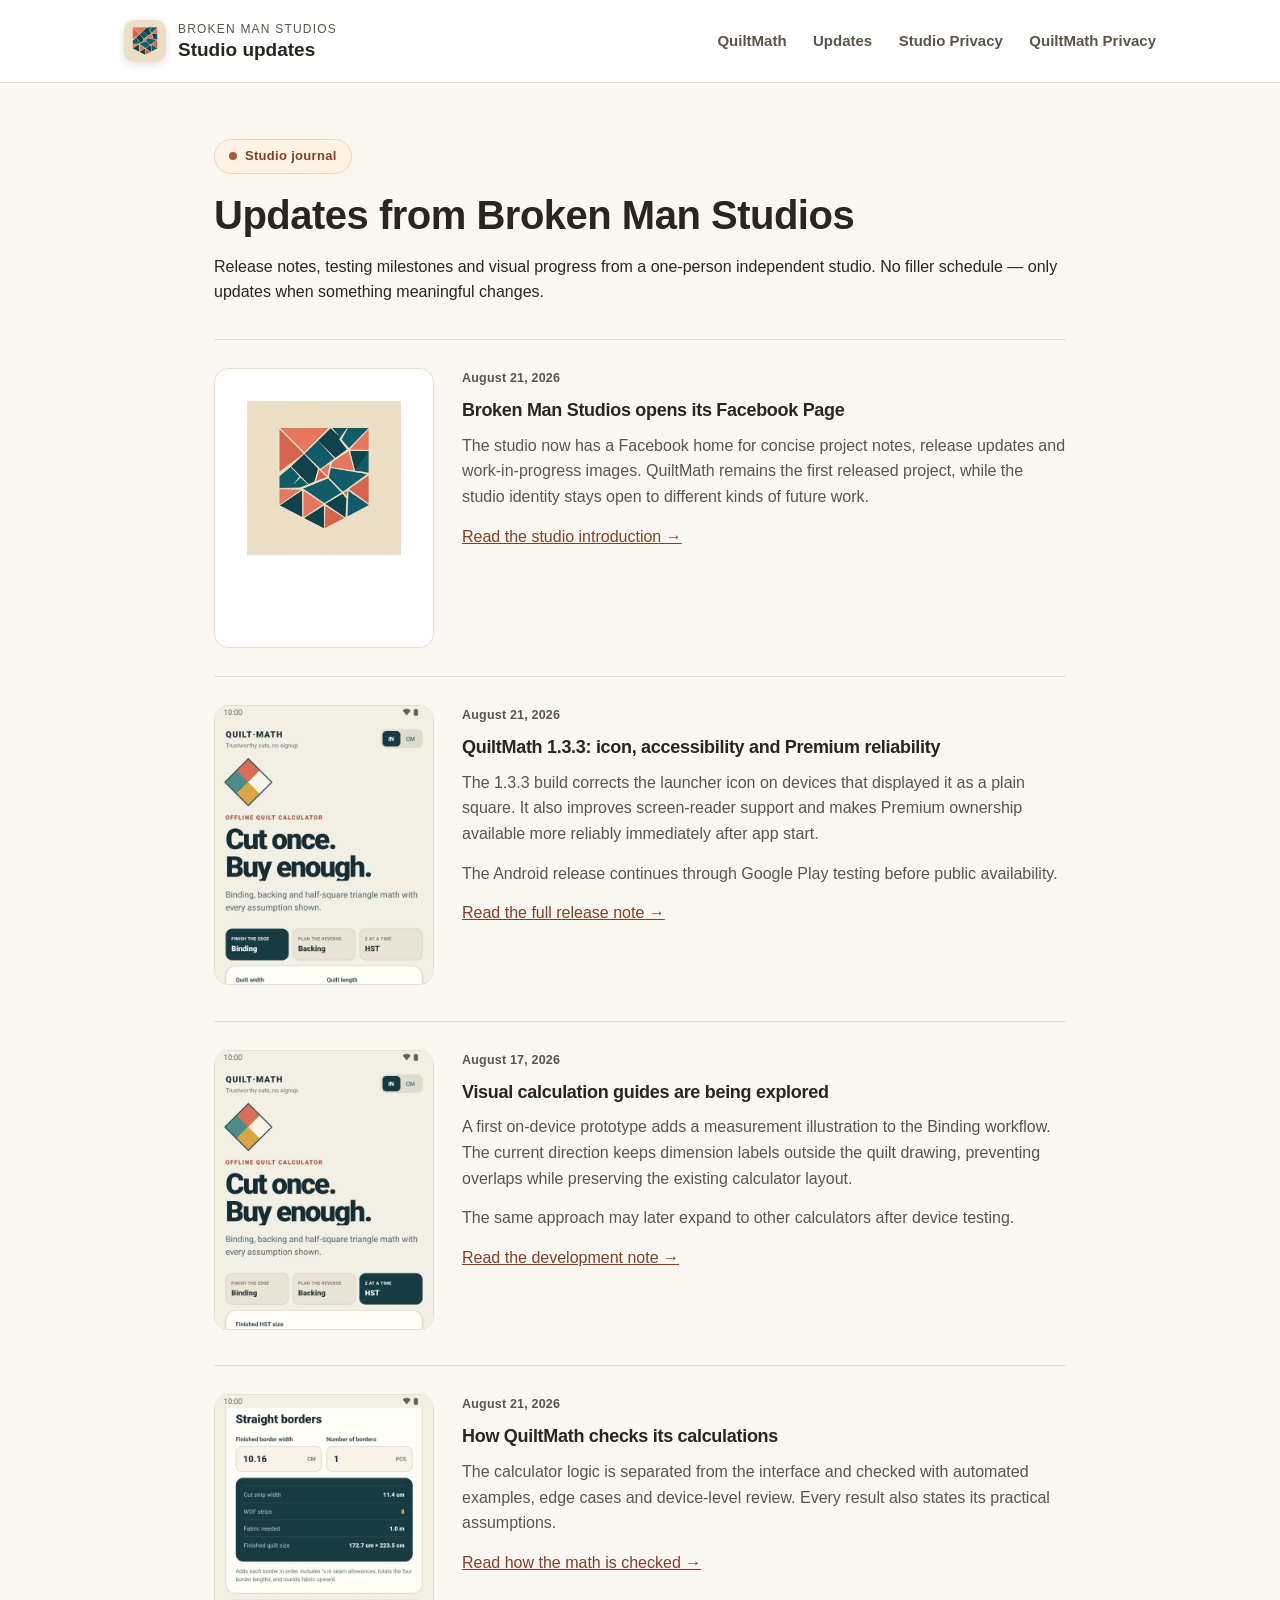
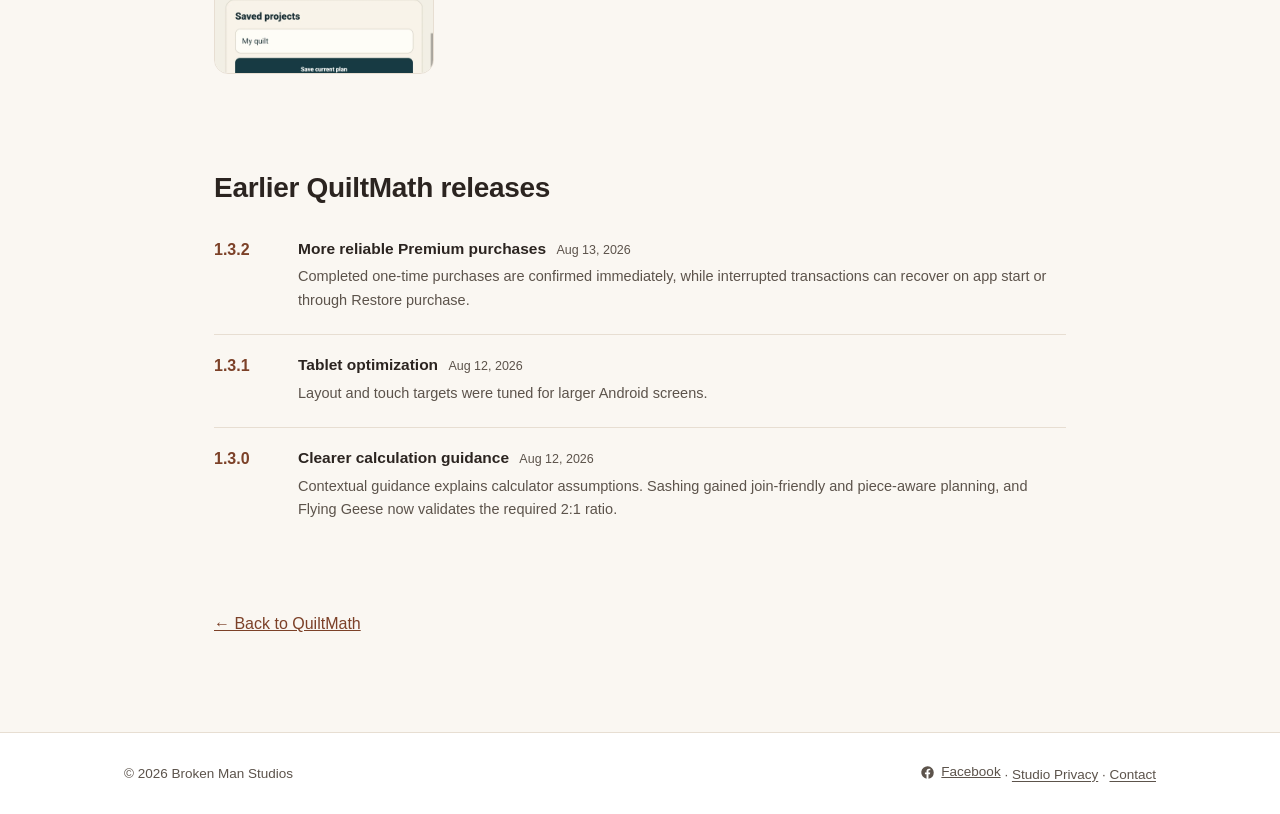
<file: updates.html>
<!DOCTYPE html>
<html lang="en">
<head>
<meta charset="UTF-8" />
<meta name="viewport" content="width=device-width, initial-scale=1.0" />
<title>Studio Updates — Broken Man Studios</title>
<meta name="description" content="Release notes, development updates and project news from Broken Man Studios, creator of QuiltMath." />
<link rel="canonical" href="https://brokenmanstudios.com/updates.html" />
<meta name="theme-color" content="#0f0f10" />
<meta property="og:type" content="website" />
<meta property="og:site_name" content="Broken Man Studios" />
<meta property="og:title" content="Studio Updates — Broken Man Studios" />
<meta property="og:description" content="Release notes, development updates and project news from Broken Man Studios." />
<meta property="og:url" content="https://brokenmanstudios.com/updates.html" />
<meta property="og:image" content="https://brokenmanstudios.com/assets/screenshots/01-binding.png" />
<meta name="twitter:card" content="summary_large_image" />
<link rel="icon" type="image/jpeg" href="assets/logo.jpg" />
<link rel="apple-touch-icon" href="assets/logo.png" />
<link rel="stylesheet" href="assets/style.css?v=6" />
</head>
<body>

<header class="site">
  <div class="wrap">
    <a href="/" class="brand">
      <img src="assets/logo.jpg" alt="Broken Man Studios logo" class="brand-mark" />
      <span class="brand-text"><span class="studio">Broken Man Studios</span><span class="app">Studio updates</span></span>
    </a>
    <nav class="site">
      <a href="/">QuiltMath</a>
      <a href="/updates.html">Updates</a>
      <a href="/studio-privacy.html">Studio Privacy</a>
      <a href="/privacy.html">QuiltMath Privacy</a>
    </nav>
  </div>
</header>

<main class="updates-page">
  <div class="updates-intro">
    <span class="status-pill"><span class="dot"></span> Studio journal</span>
    <h1>Updates from Broken Man Studios</h1>
    <p class="lead">Release notes, testing milestones and visual progress from a one-person independent studio. No filler schedule — only updates when something meaningful changes.</p>
  </div>

  <article class="update-entry logo-entry">
    <img src="assets/logo.webp" alt="Broken Man Studios logo" width="512" height="512" />
    <div>
      <time datetime="2026-08-21">August 21, 2026</time>
      <h2>Broken Man Studios opens its Facebook Page</h2>
      <p>The studio now has a Facebook home for concise project notes, release updates and work-in-progress images. QuiltMath remains the first released project, while the studio identity stays open to different kinds of future work.</p>
      <p><a href="/updates/about-broken-man-studios.html">Read the studio introduction →</a></p>
    </div>
  </article>

  <article class="update-entry">
    <picture>
      <source srcset="assets/screenshots/01-binding.webp" type="image/webp" />
      <img src="assets/screenshots/01-binding.png" alt="QuiltMath Binding calculator" width="1080" height="1920" />
    </picture>
    <div>
      <time datetime="2026-08-21">August 21, 2026</time>
      <h2>QuiltMath 1.3.3: icon, accessibility and Premium reliability</h2>
      <p>The 1.3.3 build corrects the launcher icon on devices that displayed it as a plain square. It also improves screen-reader support and makes Premium ownership available more reliably immediately after app start.</p>
      <p>The Android release continues through Google Play testing before public availability.</p>
      <p><a href="/updates/quiltmath-1-3-3.html">Read the full release note →</a></p>
    </div>
  </article>

  <article class="update-entry">
    <picture>
      <source srcset="assets/screenshots/03-hst.webp" type="image/webp" />
      <img src="assets/screenshots/03-hst.png" alt="QuiltMath half-square triangle calculator" width="1080" height="1920" />
    </picture>
    <div>
      <time datetime="2026-08-17">August 17, 2026</time>
      <h2>Visual calculation guides are being explored</h2>
      <p>A first on-device prototype adds a measurement illustration to the Binding workflow. The current direction keeps dimension labels outside the quilt drawing, preventing overlaps while preserving the existing calculator layout.</p>
      <p>The same approach may later expand to other calculators after device testing.</p>
      <p><a href="/updates/visual-calculation-guides.html">Read the development note →</a></p>
    </div>
  </article>

  <article class="update-entry">
    <picture>
      <source srcset="assets/screenshots/05-premium.webp" type="image/webp" />
      <img src="assets/screenshots/05-premium.png" alt="QuiltMath Premium workspace" width="1080" height="1920" />
    </picture>
    <div>
      <time datetime="2026-08-21">August 21, 2026</time>
      <h2>How QuiltMath checks its calculations</h2>
      <p>The calculator logic is separated from the interface and checked with automated examples, edge cases and device-level review. Every result also states its practical assumptions.</p>
      <p><a href="/updates/how-quiltmath-checks-the-math.html">Read how the math is checked →</a></p>
    </div>
  </article>

  <section aria-labelledby="release-history-heading">
    <h2 id="release-history-heading">Earlier QuiltMath releases</h2>
    <div class="changelog">
      <div class="changelog-item">
        <span class="changelog-version">1.3.2</span>
        <div>
          <h3>More reliable Premium purchases <span class="changelog-date">Aug 13, 2026</span></h3>
          <p>Completed one-time purchases are confirmed immediately, while interrupted transactions can recover on app start or through Restore purchase.</p>
        </div>
      </div>
      <div class="changelog-item">
        <span class="changelog-version">1.3.1</span>
        <div>
          <h3>Tablet optimization <span class="changelog-date">Aug 12, 2026</span></h3>
          <p>Layout and touch targets were tuned for larger Android screens.</p>
        </div>
      </div>
      <div class="changelog-item">
        <span class="changelog-version">1.3.0</span>
        <div>
          <h3>Clearer calculation guidance <span class="changelog-date">Aug 12, 2026</span></h3>
          <p>Contextual guidance explains calculator assumptions. Sashing gained join-friendly and piece-aware planning, and Flying Geese now validates the required 2:1 ratio.</p>
        </div>
      </div>
    </div>
  </section>

  <p><a href="/">← Back to QuiltMath</a></p>
</main>

<footer class="site">
  <div class="wrap">
    <span>© 2026 Broken Man Studios</span>
    <span><a class="social-link" href="https://www.facebook.com/brokenmanstudios.dev" target="_blank" rel="noopener">Facebook</a> · <a href="/studio-privacy.html">Studio Privacy</a> · <a href="mailto:contact@brokenmanstudios.com">Contact</a></span>
  </div>
</footer>

</body>
</html>
</file>
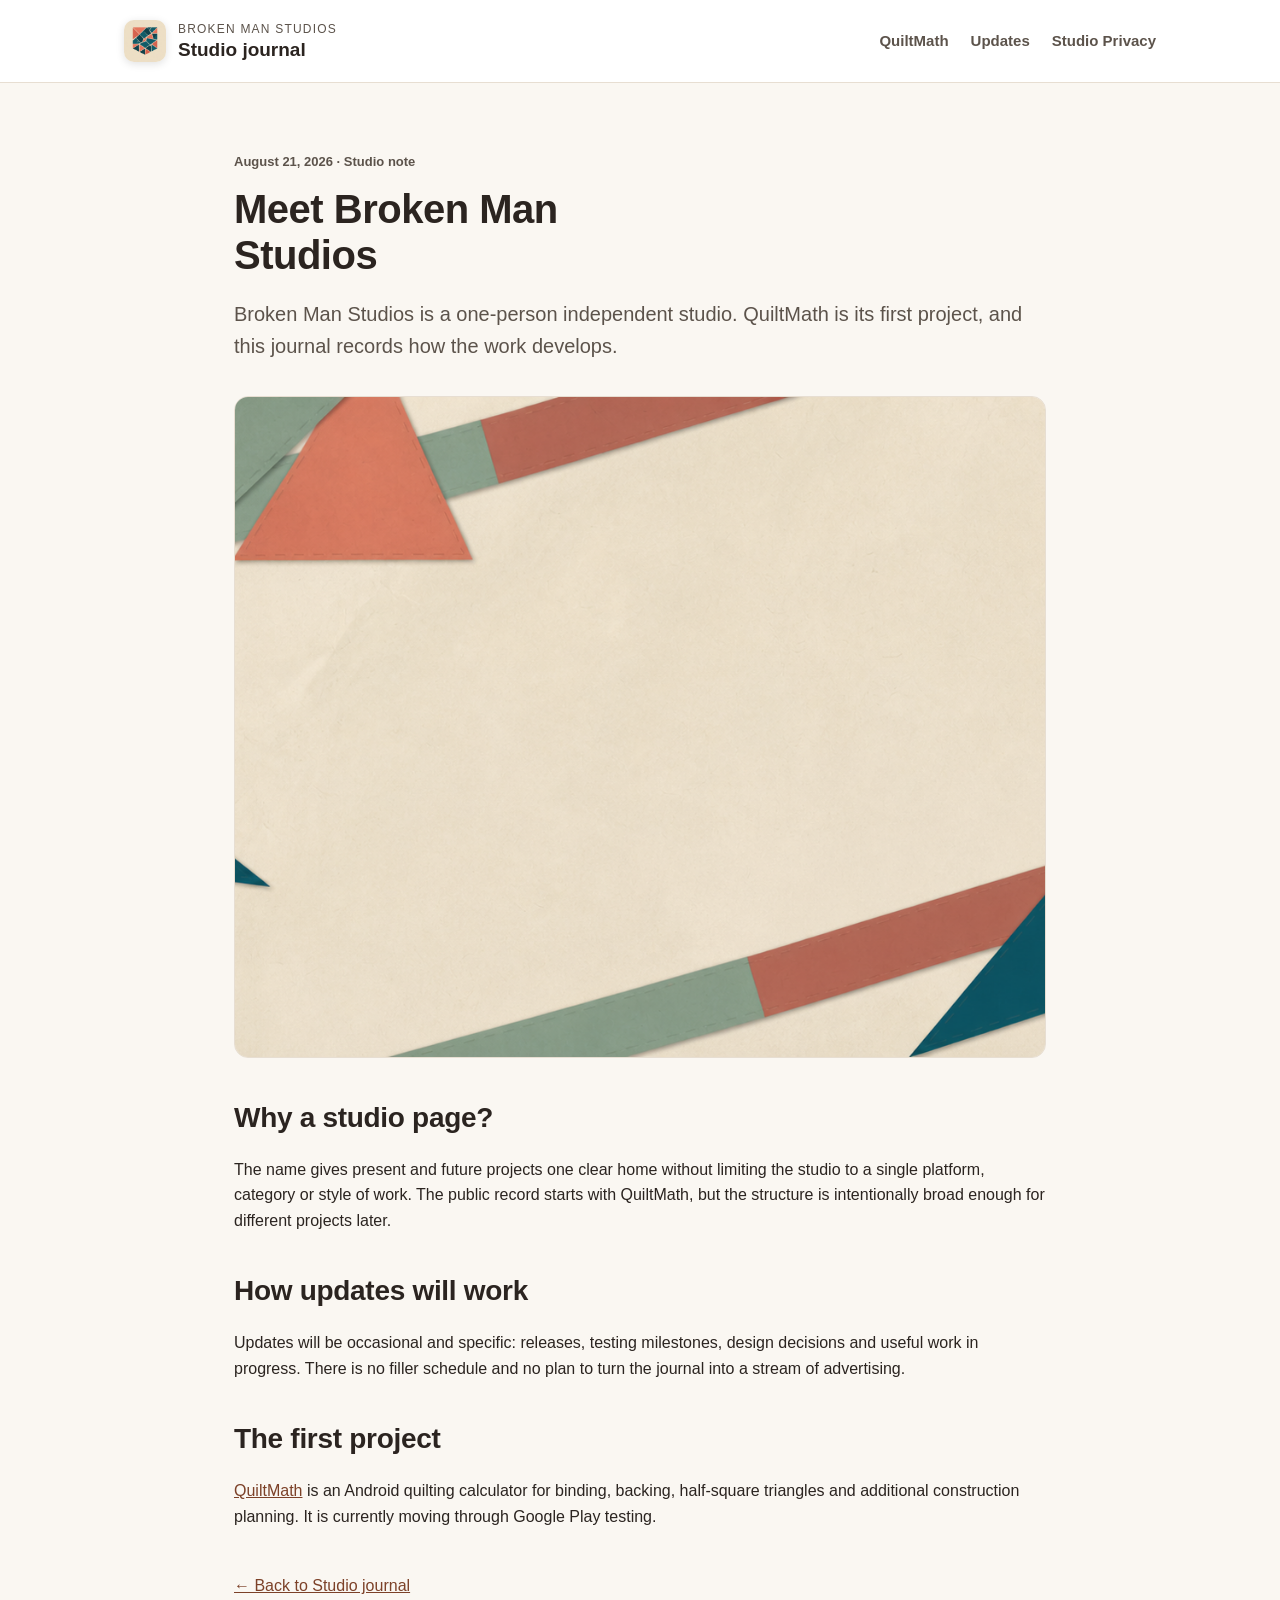
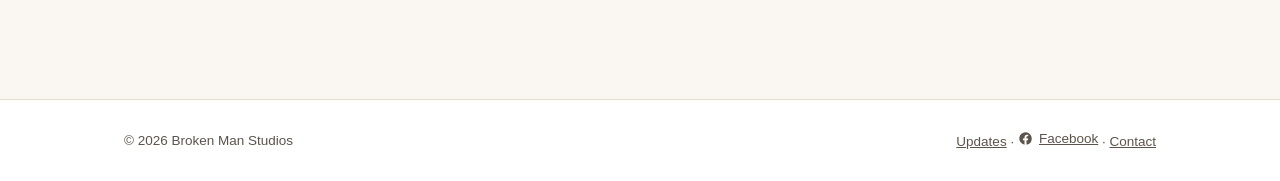
<file: updates/about-broken-man-studios.html>
<!DOCTYPE html>
<html lang="en">
<head>
<meta charset="UTF-8" />
<meta name="viewport" content="width=device-width, initial-scale=1.0" />
<title>Meet Broken Man Studios</title>
<meta name="description" content="An introduction to Broken Man Studios, the one-person studio behind QuiltMath." />
<link rel="canonical" href="https://brokenmanstudios.com/updates/about-broken-man-studios.html" />
<meta property="og:type" content="article" />
<meta property="og:site_name" content="Broken Man Studios" />
<meta property="og:title" content="Meet Broken Man Studios" />
<meta property="og:description" content="A one-person studio making its first project, QuiltMath, and documenting the work as it develops." />
<meta property="og:url" content="https://brokenmanstudios.com/updates/about-broken-man-studios.html" />
<meta property="og:image" content="https://brokenmanstudios.com/assets/updates/studio-cover.png" />
<meta name="twitter:card" content="summary_large_image" />
<link rel="icon" type="image/jpeg" href="../assets/logo.jpg" />
<link rel="stylesheet" href="../assets/style.css?v=6" />
</head>
<body>
<header class="site"><div class="wrap"><a href="/" class="brand"><img src="../assets/logo.jpg" alt="Broken Man Studios logo" class="brand-mark" /><span class="brand-text"><span class="studio">Broken Man Studios</span><span class="app">Studio journal</span></span></a><nav class="site"><a href="/">QuiltMath</a><a href="/updates.html">Updates</a><a href="/studio-privacy.html">Studio Privacy</a></nav></div></header>
<main class="article-page">
  <article>
    <header class="article-header"><p class="article-meta"><time datetime="2026-08-21">August 21, 2026</time> · Studio note</p><h1>Meet Broken Man Studios</h1><p class="article-lead">Broken Man Studios is a one-person independent studio. QuiltMath is its first project, and this journal records how the work develops.</p></header>
    <figure class="article-media cover"><img src="../assets/updates/studio-cover.png" alt="Broken Man Studios quilt-inspired cover artwork" width="2048" height="778" /></figure>
    <h2>Why a studio page?</h2>
    <p>The name gives present and future projects one clear home without limiting the studio to a single platform, category or style of work. The public record starts with QuiltMath, but the structure is intentionally broad enough for different projects later.</p>
    <h2>How updates will work</h2>
    <p>Updates will be occasional and specific: releases, testing milestones, design decisions and useful work in progress. There is no filler schedule and no plan to turn the journal into a stream of advertising.</p>
    <h2>The first project</h2>
    <p><a href="/">QuiltMath</a> is an Android quilting calculator for binding, backing, half-square triangles and additional construction planning. It is currently moving through Google Play testing.</p>
    <p class="article-back"><a href="/updates.html">← Back to Studio journal</a></p>
  </article>
</main>
<footer class="site"><div class="wrap"><span>© 2026 Broken Man Studios</span><span><a href="/updates.html">Updates</a> · <a class="social-link" href="https://www.facebook.com/brokenmanstudios.dev" target="_blank" rel="noopener">Facebook</a> · <a href="mailto:contact@brokenmanstudios.com">Contact</a></span></div></footer>
</body>
</html>
</file>
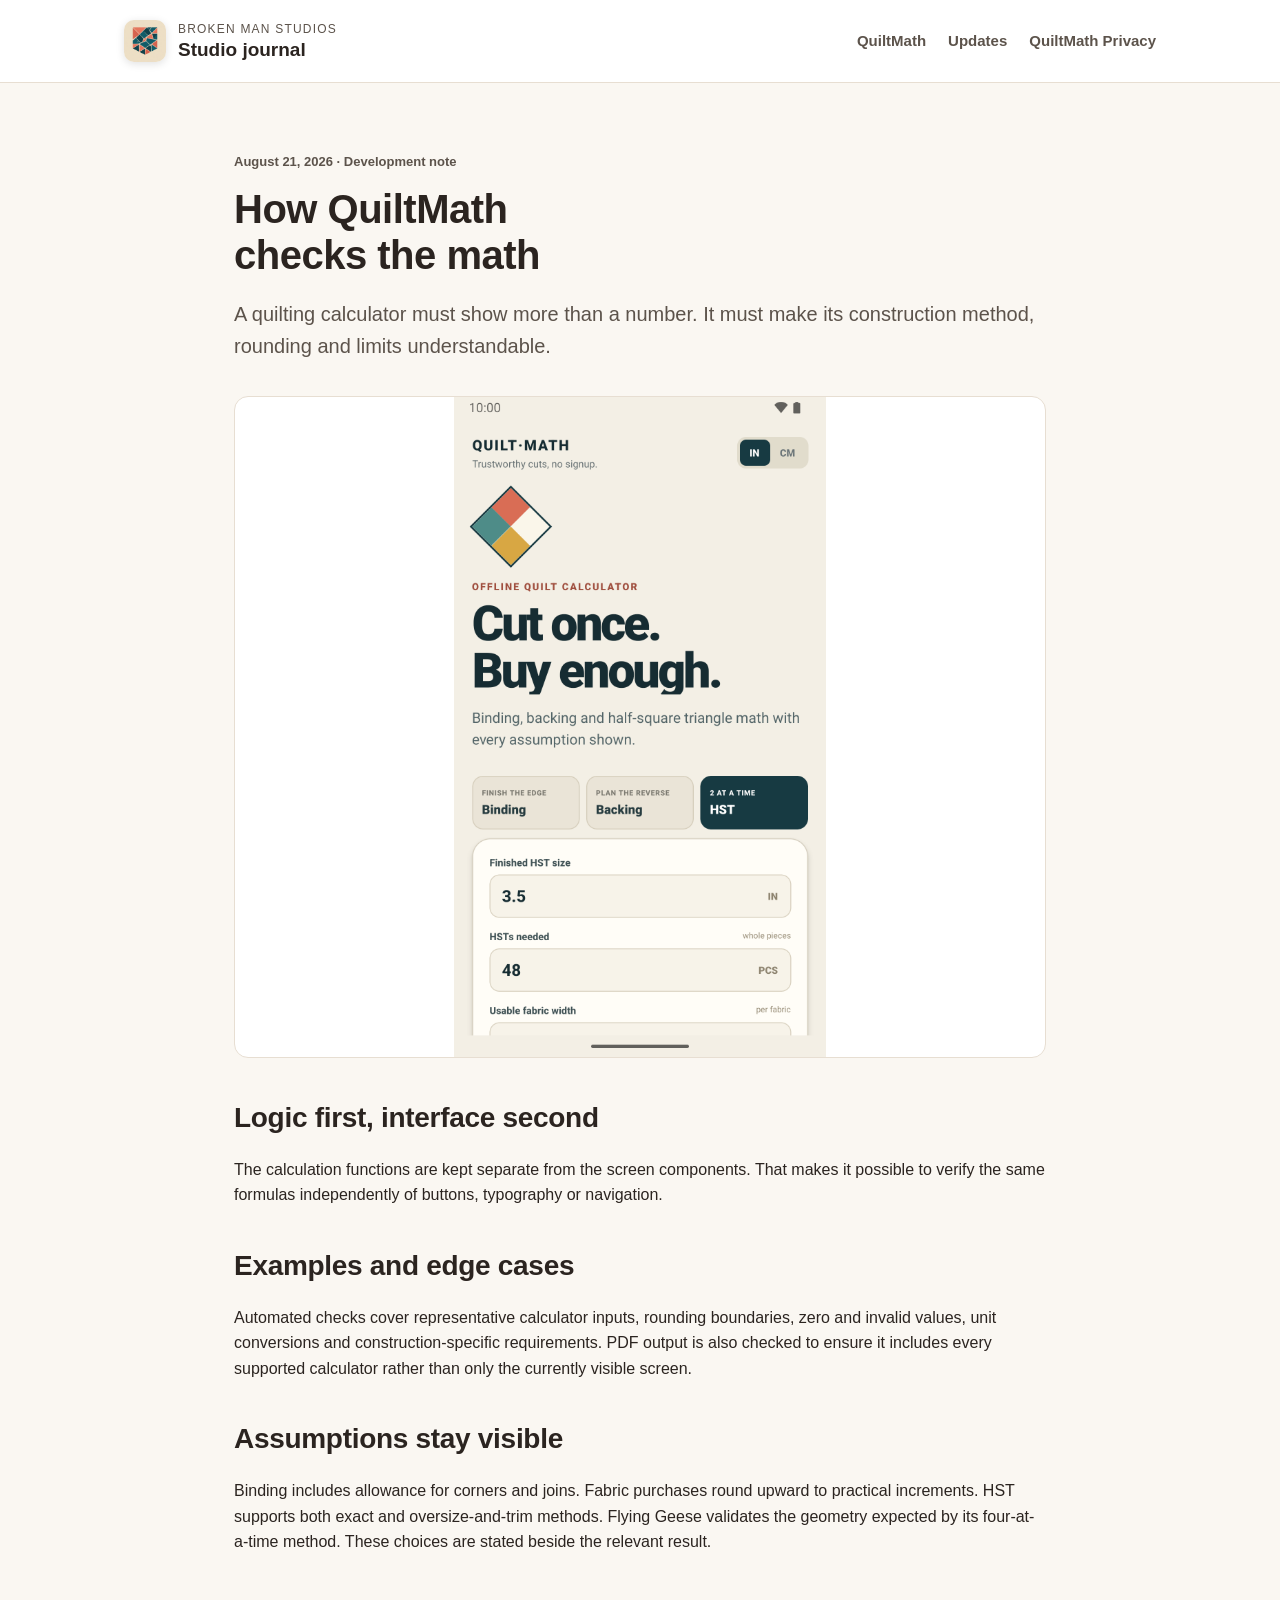
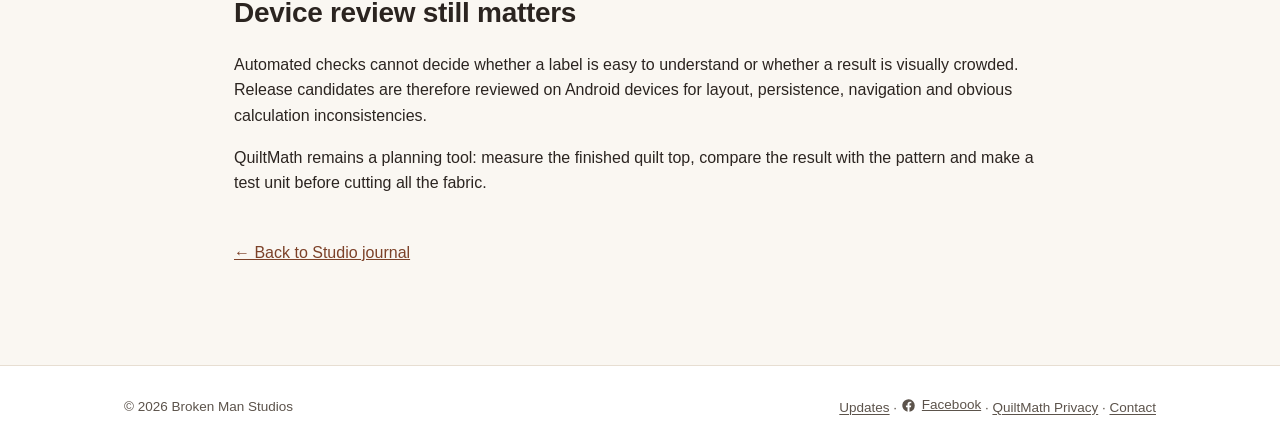
<file: updates/how-quiltmath-checks-the-math.html>
<!DOCTYPE html>
<html lang="en">
<head>
<meta charset="UTF-8" /><meta name="viewport" content="width=device-width, initial-scale=1.0" />
<title>How QuiltMath Checks the Math</title>
<meta name="description" content="How QuiltMath separates calculator logic, tests edge cases and communicates practical quilting assumptions." />
<link rel="canonical" href="https://brokenmanstudios.com/updates/how-quiltmath-checks-the-math.html" />
<meta property="og:type" content="article" /><meta property="og:site_name" content="Broken Man Studios" /><meta property="og:title" content="How QuiltMath checks the math" /><meta property="og:description" content="Automated examples, edge cases, device checks and visible assumptions." /><meta property="og:url" content="https://brokenmanstudios.com/updates/how-quiltmath-checks-the-math.html" /><meta property="og:image" content="https://brokenmanstudios.com/assets/screenshots/03-hst.png" /><meta name="twitter:card" content="summary_large_image" />
<link rel="icon" type="image/jpeg" href="../assets/logo.jpg" /><link rel="stylesheet" href="../assets/style.css?v=6" />
</head>
<body>
<header class="site"><div class="wrap"><a href="/" class="brand"><img src="../assets/logo.jpg" alt="Broken Man Studios logo" class="brand-mark" /><span class="brand-text"><span class="studio">Broken Man Studios</span><span class="app">Studio journal</span></span></a><nav class="site"><a href="/">QuiltMath</a><a href="/updates.html">Updates</a><a href="/privacy.html">QuiltMath Privacy</a></nav></div></header>
<main class="article-page"><article>
  <header class="article-header"><p class="article-meta"><time datetime="2026-08-21">August 21, 2026</time> · Development note</p><h1>How QuiltMath checks the math</h1><p class="article-lead">A quilting calculator must show more than a number. It must make its construction method, rounding and limits understandable.</p></header>
  <figure class="article-media"><img src="../assets/screenshots/03-hst.png" alt="QuiltMath half-square triangle calculator" width="1080" height="1920" /></figure>
  <h2>Logic first, interface second</h2>
  <p>The calculation functions are kept separate from the screen components. That makes it possible to verify the same formulas independently of buttons, typography or navigation.</p>
  <h2>Examples and edge cases</h2>
  <p>Automated checks cover representative calculator inputs, rounding boundaries, zero and invalid values, unit conversions and construction-specific requirements. PDF output is also checked to ensure it includes every supported calculator rather than only the currently visible screen.</p>
  <h2>Assumptions stay visible</h2>
  <p>Binding includes allowance for corners and joins. Fabric purchases round upward to practical increments. HST supports both exact and oversize-and-trim methods. Flying Geese validates the geometry expected by its four-at-a-time method. These choices are stated beside the relevant result.</p>
  <h2>Device review still matters</h2>
  <p>Automated checks cannot decide whether a label is easy to understand or whether a result is visually crowded. Release candidates are therefore reviewed on Android devices for layout, persistence, navigation and obvious calculation inconsistencies.</p>
  <p>QuiltMath remains a planning tool: measure the finished quilt top, compare the result with the pattern and make a test unit before cutting all the fabric.</p>
  <p class="article-back"><a href="/updates.html">← Back to Studio journal</a></p>
</article></main>
<footer class="site"><div class="wrap"><span>© 2026 Broken Man Studios</span><span><a href="/updates.html">Updates</a> · <a class="social-link" href="https://www.facebook.com/brokenmanstudios.dev" target="_blank" rel="noopener">Facebook</a> · <a href="/privacy.html">QuiltMath Privacy</a> · <a href="mailto:contact@brokenmanstudios.com">Contact</a></span></div></footer>
</body></html>
</file>
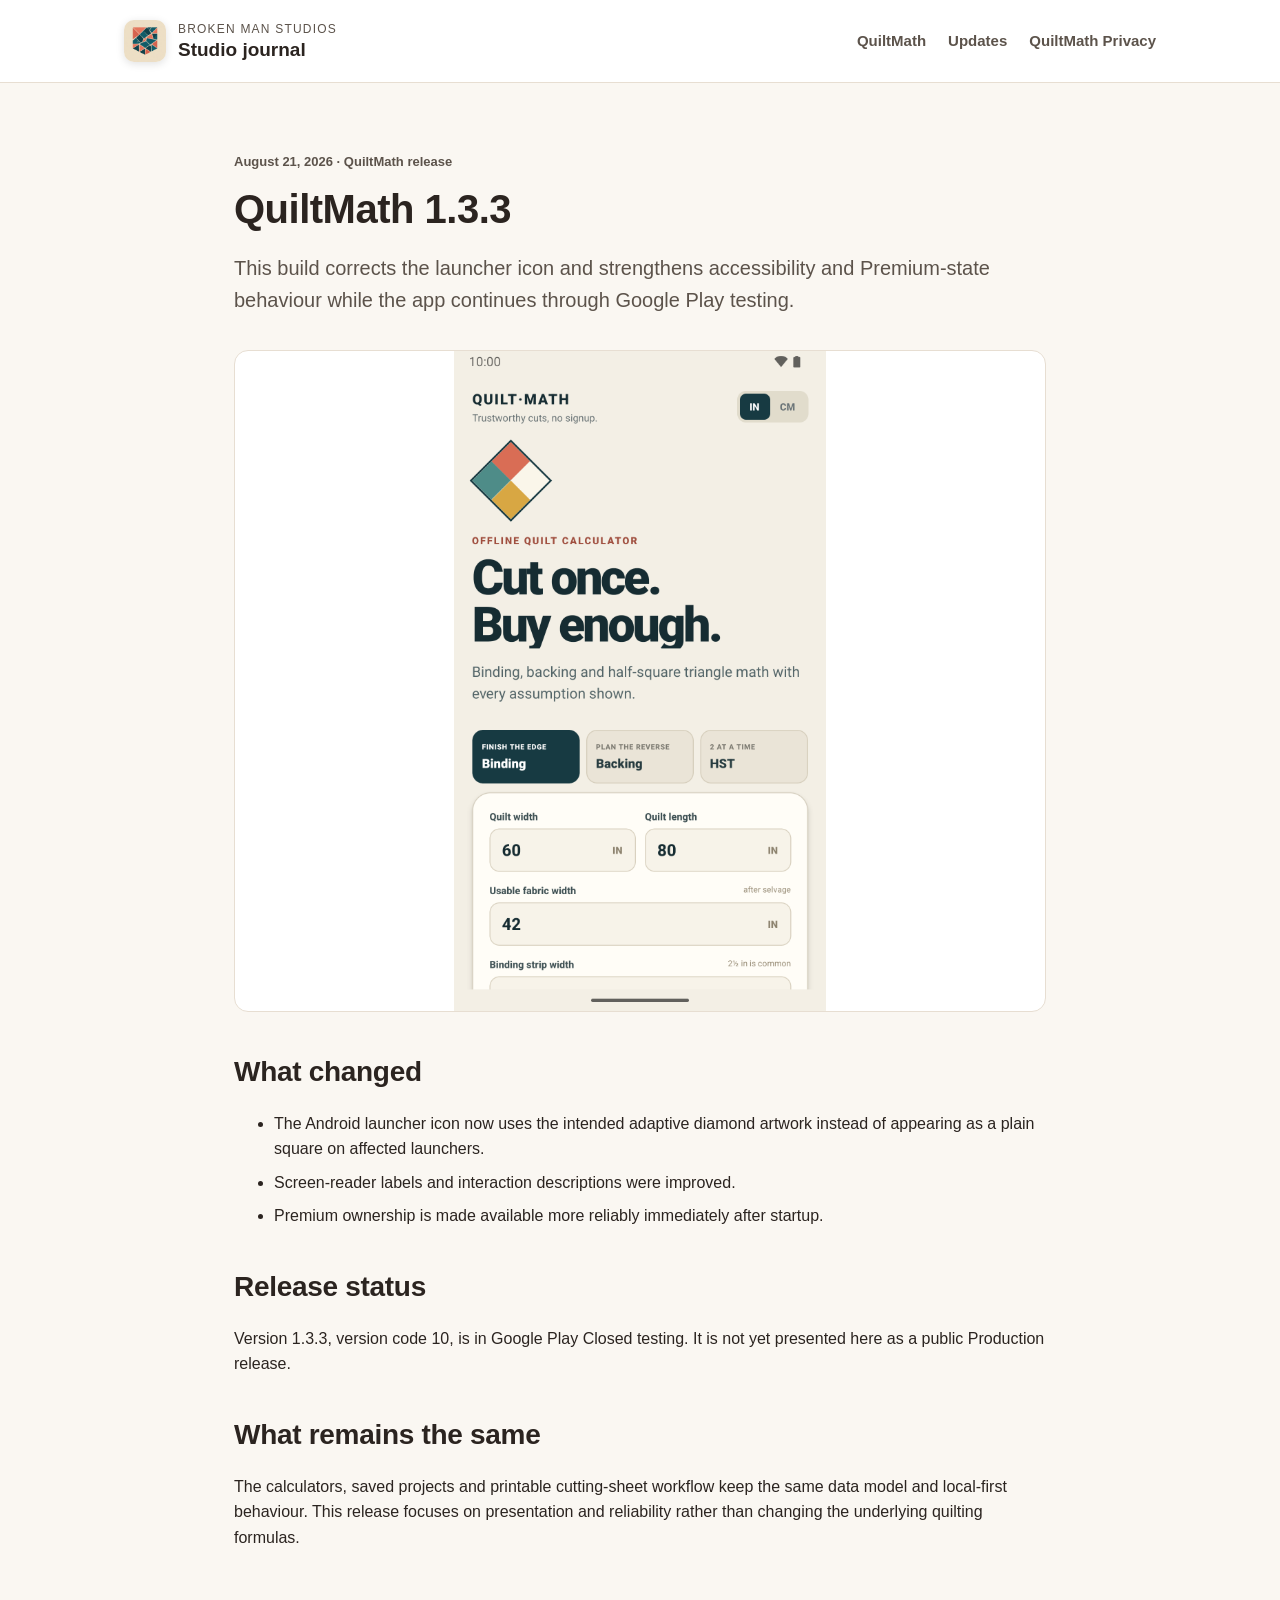
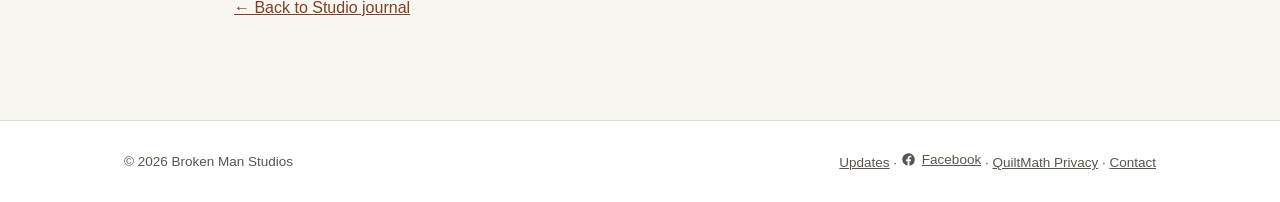
<file: updates/quiltmath-1-3-3.html>
<!DOCTYPE html>
<html lang="en">
<head>
<meta charset="UTF-8" />
<meta name="viewport" content="width=device-width, initial-scale=1.0" />
<title>QuiltMath 1.3.3 Release Note</title>
<meta name="description" content="QuiltMath 1.3.3 corrects the launcher icon and improves accessibility and Premium ownership reliability." />
<link rel="canonical" href="https://brokenmanstudios.com/updates/quiltmath-1-3-3.html" />
<meta property="og:type" content="article" /><meta property="og:site_name" content="Broken Man Studios" /><meta property="og:title" content="QuiltMath 1.3.3" /><meta property="og:description" content="Launcher icon, accessibility and Premium reliability improvements." /><meta property="og:url" content="https://brokenmanstudios.com/updates/quiltmath-1-3-3.html" /><meta property="og:image" content="https://brokenmanstudios.com/assets/screenshots/01-binding.png" /><meta name="twitter:card" content="summary_large_image" />
<link rel="icon" type="image/jpeg" href="../assets/logo.jpg" /><link rel="stylesheet" href="../assets/style.css?v=6" />
</head>
<body>
<header class="site"><div class="wrap"><a href="/" class="brand"><img src="../assets/logo.jpg" alt="Broken Man Studios logo" class="brand-mark" /><span class="brand-text"><span class="studio">Broken Man Studios</span><span class="app">Studio journal</span></span></a><nav class="site"><a href="/">QuiltMath</a><a href="/updates.html">Updates</a><a href="/privacy.html">QuiltMath Privacy</a></nav></div></header>
<main class="article-page"><article>
  <header class="article-header"><p class="article-meta"><time datetime="2026-08-21">August 21, 2026</time> · QuiltMath release</p><h1>QuiltMath 1.3.3</h1><p class="article-lead">This build corrects the launcher icon and strengthens accessibility and Premium-state behaviour while the app continues through Google Play testing.</p></header>
  <figure class="article-media"><img src="../assets/screenshots/01-binding.png" alt="QuiltMath Binding calculator" width="1080" height="1920" /></figure>
  <h2>What changed</h2>
  <ul><li>The Android launcher icon now uses the intended adaptive diamond artwork instead of appearing as a plain square on affected launchers.</li><li>Screen-reader labels and interaction descriptions were improved.</li><li>Premium ownership is made available more reliably immediately after startup.</li></ul>
  <h2>Release status</h2>
  <p>Version 1.3.3, version code 10, is in Google Play Closed testing. It is not yet presented here as a public Production release.</p>
  <h2>What remains the same</h2>
  <p>The calculators, saved projects and printable cutting-sheet workflow keep the same data model and local-first behaviour. This release focuses on presentation and reliability rather than changing the underlying quilting formulas.</p>
  <p class="article-back"><a href="/updates.html">← Back to Studio journal</a></p>
</article></main>
<footer class="site"><div class="wrap"><span>© 2026 Broken Man Studios</span><span><a href="/updates.html">Updates</a> · <a class="social-link" href="https://www.facebook.com/brokenmanstudios.dev" target="_blank" rel="noopener">Facebook</a> · <a href="/privacy.html">QuiltMath Privacy</a> · <a href="mailto:contact@brokenmanstudios.com">Contact</a></span></div></footer>
</body></html>
</file>
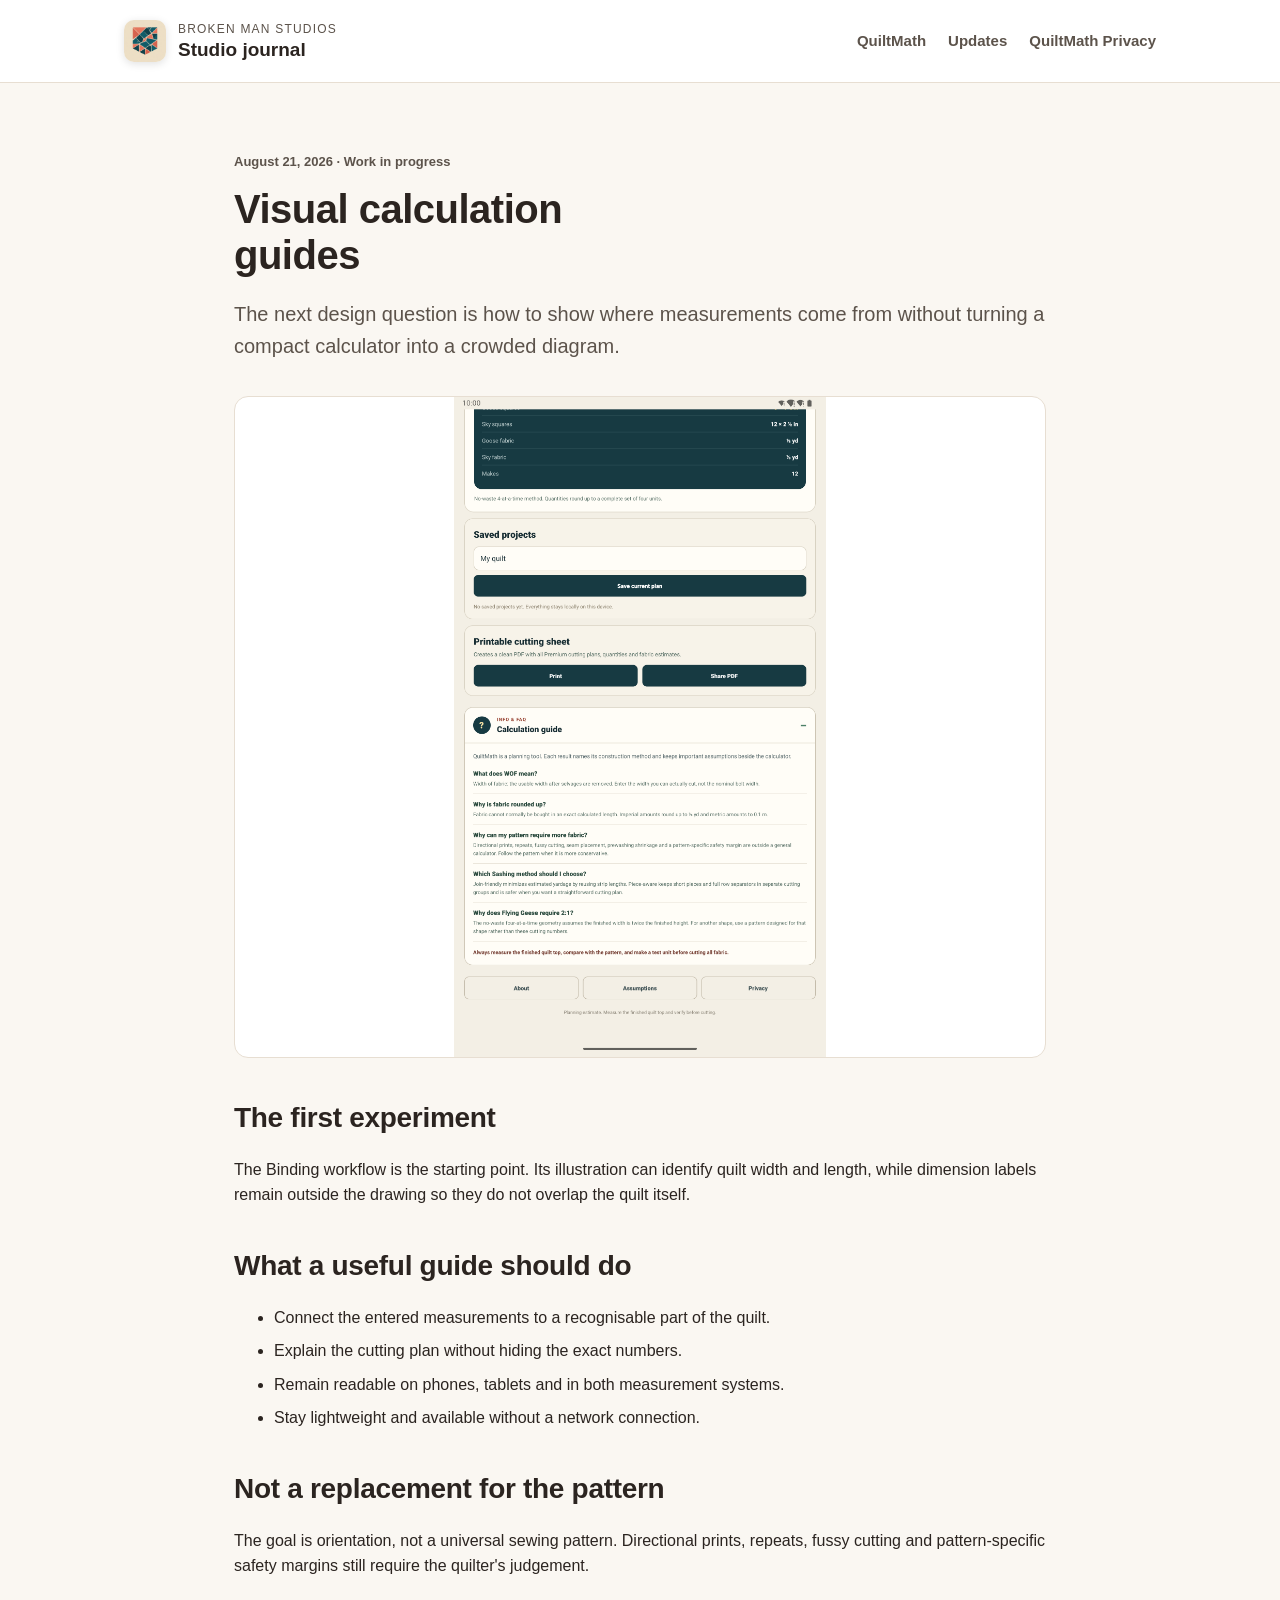
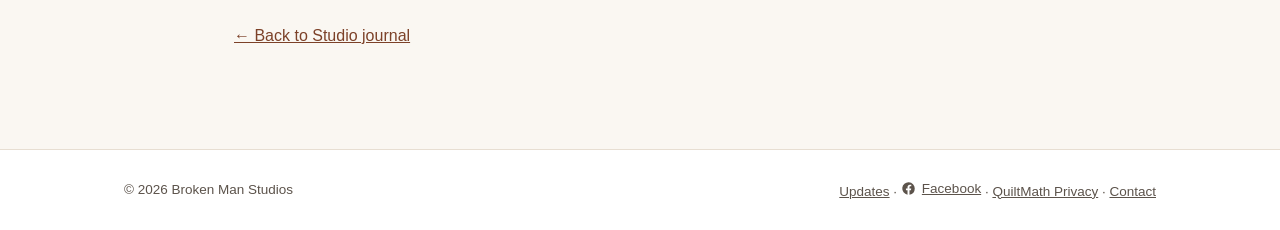
<file: updates/visual-calculation-guides.html>
<!DOCTYPE html>
<html lang="en">
<head>
<meta charset="UTF-8" /><meta name="viewport" content="width=device-width, initial-scale=1.0" />
<title>Exploring Visual Calculation Guides for QuiltMath</title>
<meta name="description" content="A development note about adding lightweight measurement and cutting diagrams to QuiltMath." />
<link rel="canonical" href="https://brokenmanstudios.com/updates/visual-calculation-guides.html" />
<meta property="og:type" content="article" /><meta property="og:site_name" content="Broken Man Studios" /><meta property="og:title" content="Visual calculation guides for QuiltMath" /><meta property="og:description" content="Exploring clearer diagrams that support the numbers without crowding the calculator." /><meta property="og:url" content="https://brokenmanstudios.com/updates/visual-calculation-guides.html" /><meta property="og:image" content="https://brokenmanstudios.com/assets/screenshots/06-cuttingsheet-pdf.png" /><meta name="twitter:card" content="summary_large_image" />
<link rel="icon" type="image/jpeg" href="../assets/logo.jpg" /><link rel="stylesheet" href="../assets/style.css?v=6" />
</head>
<body>
<header class="site"><div class="wrap"><a href="/" class="brand"><img src="../assets/logo.jpg" alt="Broken Man Studios logo" class="brand-mark" /><span class="brand-text"><span class="studio">Broken Man Studios</span><span class="app">Studio journal</span></span></a><nav class="site"><a href="/">QuiltMath</a><a href="/updates.html">Updates</a><a href="/privacy.html">QuiltMath Privacy</a></nav></div></header>
<main class="article-page"><article>
  <header class="article-header"><p class="article-meta"><time datetime="2026-08-21">August 21, 2026</time> · Work in progress</p><h1>Visual calculation guides</h1><p class="article-lead">The next design question is how to show where measurements come from without turning a compact calculator into a crowded diagram.</p></header>
  <figure class="article-media"><img src="../assets/screenshots/06-cuttingsheet-pdf.png" alt="QuiltMath printable cutting-sheet interface on a tablet" width="2560" height="1600" /></figure>
  <h2>The first experiment</h2>
  <p>The Binding workflow is the starting point. Its illustration can identify quilt width and length, while dimension labels remain outside the drawing so they do not overlap the quilt itself.</p>
  <h2>What a useful guide should do</h2>
  <ul><li>Connect the entered measurements to a recognisable part of the quilt.</li><li>Explain the cutting plan without hiding the exact numbers.</li><li>Remain readable on phones, tablets and in both measurement systems.</li><li>Stay lightweight and available without a network connection.</li></ul>
  <h2>Not a replacement for the pattern</h2>
  <p>The goal is orientation, not a universal sewing pattern. Directional prints, repeats, fussy cutting and pattern-specific safety margins still require the quilter's judgement.</p>
  <p class="article-back"><a href="/updates.html">← Back to Studio journal</a></p>
</article></main>
<footer class="site"><div class="wrap"><span>© 2026 Broken Man Studios</span><span><a href="/updates.html">Updates</a> · <a class="social-link" href="https://www.facebook.com/brokenmanstudios.dev" target="_blank" rel="noopener">Facebook</a> · <a href="/privacy.html">QuiltMath Privacy</a> · <a href="mailto:contact@brokenmanstudios.com">Contact</a></span></div></footer>
</body></html>
</file>
<file: assets/style.css>
:root {
  --bg: #faf7f2;
  --bg-alt: #ffffff;
  --ink: #2b2420;
  --ink-soft: #5c534b;
  --accent: #a45c3c;
  --accent-dark: #7c4128;
  --line: #e7ded2;
  --radius: 14px;
  --shadow: 0 8px 24px rgba(43, 36, 32, 0.08);
  --max: 1080px;
}

* { box-sizing: border-box; }

html { scroll-behavior: smooth; }

body {
  margin: 0;
  font-family: "Segoe UI", -apple-system, BlinkMacSystemFont, Roboto, Helvetica, Arial, sans-serif;
  background: var(--bg);
  color: var(--ink);
  line-height: 1.6;
}

a { color: var(--accent-dark); }

.wrap {
  max-width: var(--max);
  margin: 0 auto;
  padding: 0 24px;
}

/* Header */
header.site {
  padding: 20px 0;
  border-bottom: 1px solid var(--line);
  background: var(--bg-alt);
}

header.site .wrap {
  display: flex;
  align-items: center;
  justify-content: space-between;
  gap: 16px;
}

.brand {
  display: flex;
  align-items: center;
  gap: 12px;
  text-decoration: none;
  color: var(--ink);
}

.brand-mark {
  width: 42px;
  height: 42px;
  border-radius: 10px;
  object-fit: cover;
  flex-shrink: 0;
  display: block;
  box-shadow: 0 2px 8px rgba(0, 0, 0, 0.12);
}

.brand-text .studio {
  font-size: 12px;
  text-transform: uppercase;
  letter-spacing: 1.2px;
  color: var(--ink-soft);
  display: block;
}

.brand-text .app {
  font-size: 19px;
  font-weight: 700;
  display: block;
  line-height: 1.2;
}

nav.site a {
  margin-left: 22px;
  text-decoration: none;
  color: var(--ink-soft);
  font-size: 15px;
  font-weight: 600;
}

nav.site a:hover { color: var(--accent-dark); }

/* Hero */
.hero {
  padding: 64px 0 48px;
}

.hero .wrap {
  display: grid;
  grid-template-columns: 1.1fr 0.9fr;
  gap: 48px;
  align-items: center;
}

.hero .wrap > * {
  min-width: 0;
}

.status-pill {
  display: inline-flex;
  align-items: center;
  gap: 8px;
  background: #fff3e6;
  border: 1px solid #f0d5b8;
  color: var(--accent-dark);
  font-size: 13px;
  font-weight: 700;
  letter-spacing: 0.3px;
  padding: 6px 14px;
  border-radius: 999px;
  margin-bottom: 18px;
}

.status-pill .dot {
  width: 8px;
  height: 8px;
  border-radius: 50%;
  background: var(--accent);
}

h1 {
  font-size: 40px;
  line-height: 1.15;
  margin: 0 0 16px;
  letter-spacing: -0.5px;
}

.hero p.lead {
  font-size: 18px;
  color: var(--ink-soft);
  margin: 0 0 28px;
  max-width: 46ch;
}

.cta-row {
  display: flex;
  gap: 14px;
  flex-wrap: wrap;
}

.btn {
  display: inline-flex;
  align-items: center;
  gap: 8px;
  padding: 13px 22px;
  border-radius: 10px;
  text-decoration: none;
  font-weight: 700;
  font-size: 15px;
  border: 1px solid transparent;
  transition: transform 0.15s ease, box-shadow 0.15s ease;
}

.btn:hover { transform: translateY(-1px); }

.btn-primary {
  background: var(--accent-dark);
  color: #fff;
  box-shadow: 0 6px 16px rgba(124, 65, 40, 0.28);
}

.btn-secondary {
  background: #fff;
  color: var(--ink);
  border-color: var(--line);
}

.hero-shot {
  display: flex;
  justify-content: center;
}

.hero-shot picture {
  width: 100%;
  max-width: 260px;
  display: block;
}

.hero-shot img {
  width: 100%;
  max-width: 260px;
  height: auto;
  border-radius: 22px;
  box-shadow: var(--shadow);
  border: 1px solid var(--line);
}

/* Sections */
section {
  padding: 56px 0;
}

section.alt {
  background: var(--bg-alt);
  border-top: 1px solid var(--line);
  border-bottom: 1px solid var(--line);
}

h2 {
  font-size: 28px;
  margin: 0 0 8px;
  letter-spacing: -0.3px;
}

.section-lead {
  color: var(--ink-soft);
  margin: 0 0 32px;
  max-width: 60ch;
}

.section-heading-row {
  display: flex;
  align-items: flex-end;
  justify-content: space-between;
  gap: 24px;
  margin-bottom: 28px;
}

.section-heading-row .section-lead { margin-bottom: 0; }

.text-link {
  flex-shrink: 0;
  font-weight: 700;
  text-decoration: none;
}

/* About */
.about-grid {
  display: grid;
  grid-template-columns: repeat(3, 1fr);
  gap: 22px;
  margin-top: 8px;
}

.about-card {
  background: var(--bg-alt);
  border: 1px solid var(--line);
  border-radius: var(--radius);
  padding: 22px;
}

section.alt .about-card { background: var(--bg); }

.about-card h3 {
  margin: 0 0 8px;
  font-size: 16px;
}

.about-card p {
  margin: 0;
  color: var(--ink-soft);
  font-size: 14.5px;
}

/* Studio journal */
.journal-grid {
  display: grid;
  grid-template-columns: repeat(3, 1fr);
  gap: 22px;
}

.journal-card {
  overflow: hidden;
  border: 1px solid var(--line);
  border-radius: var(--radius);
  background: var(--bg-alt);
  box-shadow: 0 5px 16px rgba(43, 36, 32, 0.05);
}

.journal-card > img,
.journal-card picture,
.journal-card picture img {
  display: block;
  width: 100%;
}

.journal-card > img,
.journal-card picture img {
  height: 230px;
  object-fit: cover;
  object-position: top center;
  background: #f4efe6;
}

.journal-card:first-child > img {
  object-fit: contain;
  padding: 38px;
}

.journal-card-copy { padding: 20px; }

.journal-card time,
.update-entry time {
  display: block;
  color: var(--ink-soft);
  font-size: 12.5px;
  font-weight: 700;
  letter-spacing: 0.2px;
  margin-bottom: 8px;
}

.journal-card h3,
.update-entry h2 {
  margin: 0 0 8px;
  font-size: 18px;
}

.journal-card p,
.update-entry p {
  margin: 0 0 14px;
  color: var(--ink-soft);
}

.journal-card a { font-weight: 700; text-decoration: none; }

.social-link {
  display: inline-flex;
  align-items: center;
  gap: 6px;
}

.social-link::before {
  content: "";
  width: 15px;
  height: 15px;
  flex: 0 0 15px;
  background: currentColor;
  -webkit-mask: url("data:image/svg+xml,%3Csvg xmlns='http://www.w3.org/2000/svg' viewBox='0 0 24 24'%3E%3Cpath d='M22 12a10 10 0 1 0-11.56 9.88v-6.99H7.9V12h2.54V9.8c0-2.5 1.49-3.89 3.78-3.89 1.1 0 2.24.2 2.24.2v2.46H15.2c-1.24 0-1.63.77-1.63 1.56V12h2.77l-.44 2.89h-2.33v6.99A10 10 0 0 0 22 12Z'/%3E%3C/svg%3E") center / contain no-repeat;
  mask: url("data:image/svg+xml,%3Csvg xmlns='http://www.w3.org/2000/svg' viewBox='0 0 24 24'%3E%3Cpath d='M22 12a10 10 0 1 0-11.56 9.88v-6.99H7.9V12h2.54V9.8c0-2.5 1.49-3.89 3.78-3.89 1.1 0 2.24.2 2.24.2v2.46H15.2c-1.24 0-1.63.77-1.63 1.56V12h2.77l-.44 2.89h-2.33v6.99A10 10 0 0 0 22 12Z'/%3E%3C/svg%3E") center / contain no-repeat;
}

.updates-page {
  max-width: 900px;
  margin: 0 auto;
  padding: 56px 24px 80px;
}

.updates-intro { margin-bottom: 34px; }

.update-entry {
  display: grid;
  grid-template-columns: 220px 1fr;
  gap: 28px;
  padding: 28px 0;
  border-top: 1px solid var(--line);
}

.update-entry img {
  width: 100%;
  max-height: 280px;
  object-fit: cover;
  object-position: top center;
  border: 1px solid var(--line);
  border-radius: var(--radius);
  background: var(--bg-alt);
}

.update-entry.logo-entry img {
  object-fit: contain;
  padding: 32px;
}

.article-page {
  max-width: 860px;
  margin: 0 auto;
  padding: 56px 24px 84px;
}

.article-page header.article-header {
  margin-bottom: 34px;
}

.article-page header.article-header h1 {
  max-width: 18ch;
  margin-bottom: 14px;
}

.article-page .article-meta {
  color: var(--ink-soft);
  font-weight: 700;
  font-size: 13px;
}

.article-page .article-lead {
  font-size: 20px;
  line-height: 1.6;
  color: var(--ink-soft);
}

.article-media {
  margin: 30px 0 38px;
  overflow: hidden;
  border: 1px solid var(--line);
  border-radius: var(--radius);
  background: var(--bg-alt);
}

.article-media img {
  display: block;
  width: 100%;
  max-height: 660px;
  object-fit: contain;
}

.article-media.cover img { aspect-ratio: 2.63 / 1; object-fit: cover; }

.article-page h2 { margin-top: 36px; }
.article-page li { margin-bottom: 8px; }
.article-back { margin-top: 44px; }

/* Features */
.feature-grid {
  display: grid;
  grid-template-columns: repeat(2, 1fr);
  gap: 18px;
}

.feature {
  display: flex;
  gap: 14px;
  padding: 18px;
  border-radius: var(--radius);
  border: 1px solid var(--line);
  background: var(--bg-alt);
}

.feature .icon {
  width: 36px;
  height: 36px;
  border-radius: 9px;
  background: #f4e9dd;
  color: var(--accent-dark);
  display: flex;
  align-items: center;
  justify-content: center;
  font-weight: 700;
  flex-shrink: 0;
}

.feature h3 {
  margin: 0 0 4px;
  font-size: 15.5px;
}

.feature p {
  margin: 0;
  font-size: 14px;
  color: var(--ink-soft);
}

.feature.premium {
  border-color: #e9cfa8;
  background: #fffaf3;
}

.premium-heading {
  margin: 32px 0 18px;
  font-size: 16px;
  color: var(--accent-dark);
}

/* Changelog */
.changelog {
  display: flex;
  flex-direction: column;
  gap: 4px;
}

.changelog-item {
  display: flex;
  gap: 20px;
  padding: 18px 0;
  border-top: 1px solid var(--line);
}

.changelog-item:first-child { border-top: none; }

.changelog-version {
  flex-shrink: 0;
  width: 64px;
  font-weight: 700;
  color: var(--accent-dark);
}

.changelog-item h3 {
  margin: 0 0 4px;
  font-size: 15.5px;
}

.changelog-date {
  font-weight: 400;
  font-size: 12.5px;
  color: var(--ink-soft);
  margin-left: 6px;
}

.coming-up-cta {
  margin: 18px 0 0;
  padding-top: 16px;
  border-top: 1px solid var(--line);
  color: var(--ink-soft);
  font-size: 13.5px;
}

.coming-up-cta a {
  color: var(--accent-dark);
  font-weight: 700;
}

.changelog-item p {
  margin: 0;
  color: var(--ink-soft);
  font-size: 14.5px;
}

/* Screenshots */
.screenshot-group-title {
  margin: 26px 0 6px;
  font-size: 18px;
}

.premium-screenshot-title {
  color: var(--accent);
  margin-top: 34px;
}

.screenshot-group-copy {
  max-width: 720px;
  margin: 0 0 8px;
  color: var(--ink-soft);
  font-size: 14.5px;
}

.shot-scroll {
  display: flex;
  gap: 18px;
  overflow-x: auto;
  padding: 8px 4px 20px;
  scroll-snap-type: x mandatory;
}

.shot-scroll picture {
  scroll-snap-align: start;
  width: 200px;
  flex-shrink: 0;
  display: block;
}

.shot-scroll img {
  width: 200px;
  height: auto;
  border-radius: 18px;
  border: 1px solid var(--line);
  box-shadow: var(--shadow);
}

/* Status / testing */
.status-box {
  border: 1px solid var(--line);
  background: var(--bg-alt);
  border-radius: var(--radius);
  padding: 26px 28px;
}

.status-box h3 {
  margin-top: 0;
  font-size: 17px;
}

.status-steps {
  margin: 18px 0 0;
  padding: 0;
  list-style: none;
  counter-reset: step;
}

.status-steps li {
  counter-increment: step;
  display: flex;
  gap: 14px;
  padding: 10px 0;
  border-top: 1px solid var(--line);
}

.status-steps li:first-child { border-top: none; }

.status-steps li::before {
  content: counter(step);
  flex-shrink: 0;
  width: 26px;
  height: 26px;
  border-radius: 50%;
  background: var(--accent);
  color: #fff;
  font-size: 13px;
  font-weight: 700;
  display: flex;
  align-items: center;
  justify-content: center;
}

.status-steps a { font-weight: 600; }

.note {
  margin-top: 18px;
  font-size: 13.5px;
  color: var(--ink-soft);
  background: #f4efe6;
  border-radius: 10px;
  padding: 12px 14px;
}

/* Contact */
.contact-box {
  display: flex;
  align-items: center;
  justify-content: space-between;
  gap: 24px;
  flex-wrap: wrap;
  background: var(--bg-alt);
  border: 1px solid var(--line);
  border-radius: var(--radius);
  padding: 26px 28px;
}

.contact-box h3 { margin: 0 0 6px; font-size: 18px; }
.contact-box p { margin: 0; color: var(--ink-soft); }

/* Footer */
footer.site {
  border-top: 1px solid var(--line);
  padding: 28px 0;
  background: var(--bg-alt);
}

footer.site .wrap {
  display: flex;
  justify-content: space-between;
  align-items: center;
  flex-wrap: wrap;
  gap: 12px;
  font-size: 13.5px;
  color: var(--ink-soft);
}

footer.site a { color: var(--ink-soft); }

/* Privacy page */
.policy {
  max-width: 760px;
  margin: 0 auto;
  padding: 56px 24px 80px;
}

.policy h1 { font-size: 30px; }
.policy .effective { color: var(--ink-soft); margin-bottom: 32px; }
.policy h2 { font-size: 20px; margin-top: 36px; }
.policy p { color: var(--ink-soft); }
.policy hr { border: none; border-top: 1px solid var(--line); margin: 32px 0; }

/* Responsive */
@media (max-width: 860px) {
  .hero .wrap { grid-template-columns: 1fr; }
  .hero-shot { order: -1; }
  .about-grid { grid-template-columns: 1fr; }
  .feature-grid { grid-template-columns: 1fr; }
  .journal-grid { grid-template-columns: 1fr; }
  .section-heading-row { align-items: flex-start; flex-direction: column; }
  .update-entry { grid-template-columns: 1fr; }
  .update-entry img { max-height: 360px; }
  h1 { font-size: 32px; }
  nav.site { display: none; }
}
</file>
